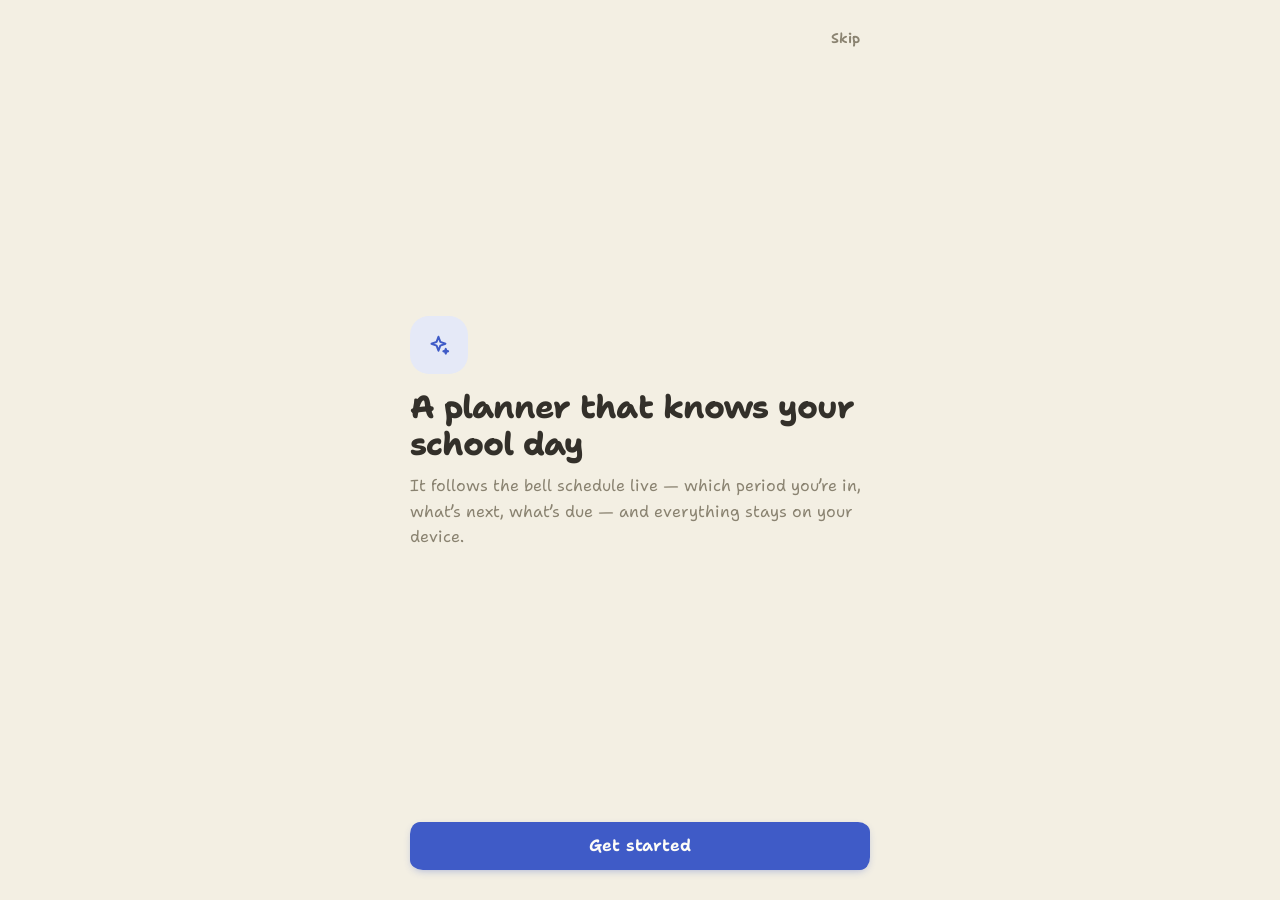
<file: index.html>
<!doctype html>
<html lang="en" data-theme="light">
<head>
<meta charset="utf-8">
<title>Planner</title>
<meta name="viewport" content="width=device-width, initial-scale=1, viewport-fit=cover">
<meta name="description" content="A minimal personal calendar and school planner.">
<meta name="theme-color" content="#f6f7f9" id="themeColor">

<link rel="manifest" href="manifest.webmanifest">
<meta name="apple-mobile-web-app-capable" content="yes">
<meta name="mobile-web-app-capable" content="yes">
<meta name="apple-mobile-web-app-status-bar-style" content="default" id="statusBar">
<meta name="apple-mobile-web-app-title" content="Planner">
<link rel="apple-touch-icon" href="icons/icon-180.png">
<link rel="icon" href="icons/icon-192.png" sizes="192x192">
<link rel="icon" href="icons/favicon.svg" type="image/svg+xml">

<link rel="stylesheet" href="app.css">
<script>
  /* Runs while the head is still parsing: the theme is in place before the
     first paint, and iOS reads the status-bar style for the dark theme before
     it paints its own (light) bar over a dark app. */
  try {
    var t = localStorage.getItem('planner.theme') === 'dark' ? 'dark' : 'light';
    document.documentElement.dataset.theme = t;
    document.getElementById('themeColor').content = t === 'dark' ? '#000000' : '#f6f7f9';
    document.getElementById('statusBar').content = t === 'dark' ? 'black' : 'default';
    /* the style too, before first paint — and its font as early as possible */
    var pr = JSON.parse(localStorage.getItem('planner.prefs.v1') || '{}');
    var nb = pr.style !== 'default';          /* notebook leads now */
    document.documentElement.dataset.style = nb ? 'notebook' : 'default';
    if (nb) {
      var f = document.createElement('link');
      f.id = 'nbFont';
      f.rel = 'stylesheet';
      f.href = 'https://fonts.googleapis.com/css2?family=Shantell+Sans:wght@400;500;700&display=swap';
      document.head.appendChild(f);
    }
  } catch (e) {}
</script>
</head>
<body>

<header class="topbar">
  <button class="title" id="title" type="button">Calendar</button>
  <div class="topbar-actions">
    <button class="icon-btn" id="prevMonth" type="button" aria-label="Previous month">
      <svg viewBox="0 0 24 24" aria-hidden="true"><path d="M15 5l-7 7 7 7"/></svg>
    </button>
    <button class="icon-btn" id="nextMonth" type="button" aria-label="Next month">
      <svg viewBox="0 0 24 24" aria-hidden="true"><path d="M9 5l7 7-7 7"/></svg>
    </button>
    <button class="icon-btn" id="editBtn" type="button" aria-label="Edit this page">
      <svg viewBox="0 0 24 24" aria-hidden="true"><path d="M14.5 5.5l4 4L8 20l-4.6 1L4.4 16.4z"/><path d="M13 7l4 4"/></svg>
    </button>
    <button class="icon-btn" id="syncBtn" type="button" aria-label="Sync">
      <svg viewBox="0 0 24 24" aria-hidden="true"><path d="M17.4 19H7a4.5 4.5 0 01-.85-8.92 6 6 0 0111.5 1.42A4 4 0 0117.4 19z"/></svg>
    </button>
    <button class="icon-btn" id="gearBtn" type="button" aria-label="Settings">
      <svg viewBox="0 0 24 24" aria-hidden="true"><circle cx="12" cy="12" r="3.3"/><path d="M12 2.6l1.35 2.02 2.4-.62.5 2.42 2.42.5-.62 2.4L20.07 11a10 10 0 010 2l-2.02 1.35.62 2.4-2.42.5-.5 2.42-2.4-.62L12 21.4l-1.35-2.02-2.4.62-.5-2.42-2.42-.5.62-2.4L3.93 13a10 10 0 010-2l2.02-1.35-.62-2.4 2.42-.5.5-2.42 2.4.62z"/></svg>
    </button>
  </div>
</header>

<div class="banner-wrap">
  <button class="share-banner" id="shareBanner" type="button" data-act="share-open">
    <span class="sb-line">
      <span class="sb-dot"></span>
      <span class="sb-title">SHARE WITH A FRIEND</span>
    </span>
    <span class="sb-cta">FREE, AD-FREE, ALWAYS
      <svg class="sb-chev" viewBox="0 0 24 24" aria-hidden="true"><path d="M9 5l7 7-7 7"/></svg>
    </span>
  </button>
</div>

<main id="main"></main>

<nav class="tabbar" id="tabbar"></nav>

<div class="lock" id="lock" hidden></div>

<div class="sheet-wrap" id="sheetWrap" hidden>
  <div class="scrim" id="scrim"></div>
  <div class="sheet" id="sheet" role="dialog" aria-modal="true" aria-labelledby="sheetTitle"></div>
</div>

<script src="bell.js"></script>
<script src="app.js"></script>
</body>
</html>
</file>
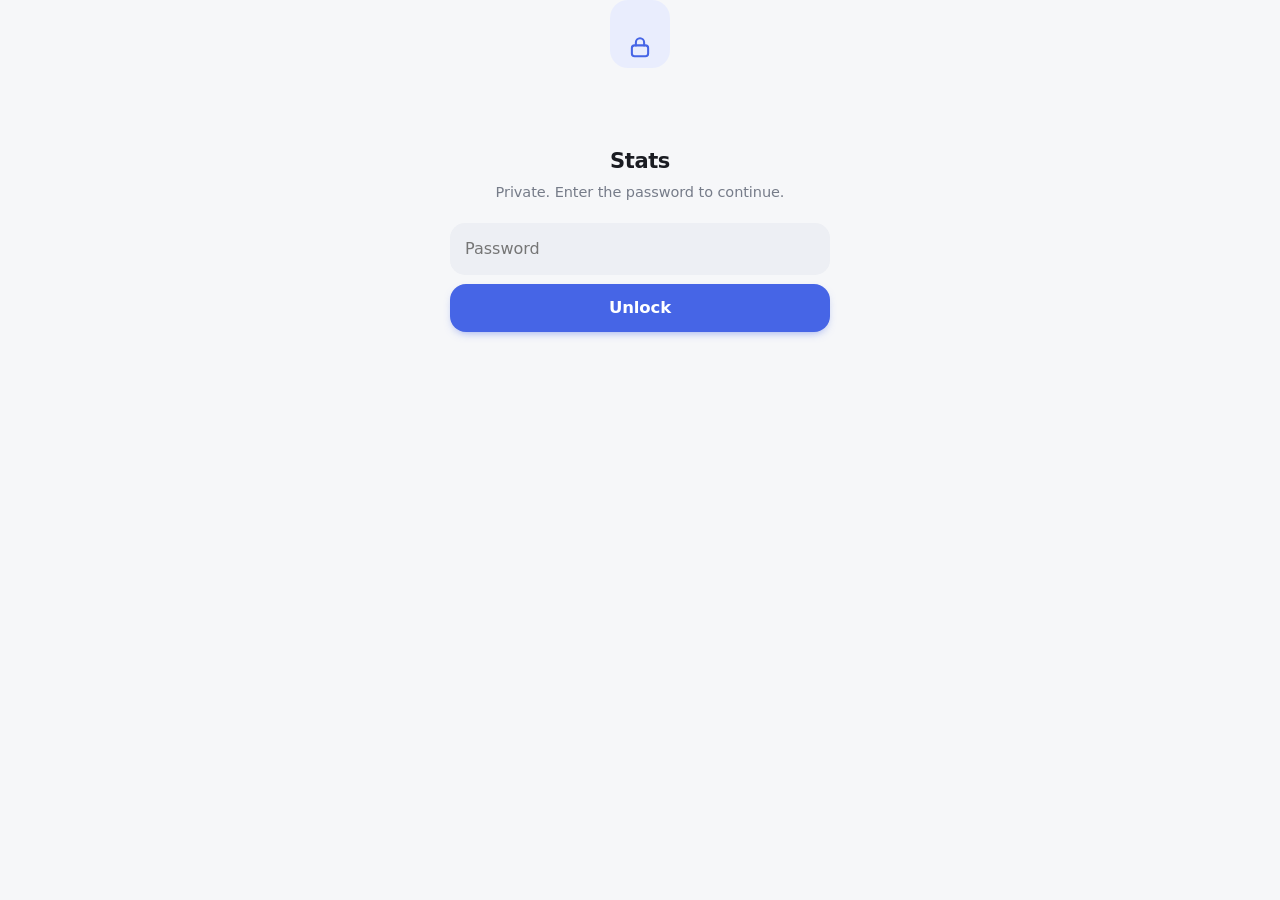
<file: stats.html>
<!doctype html>
<html lang="en" data-theme="light">
<head>
<meta charset="utf-8">
<title>Planner · Stats</title>
<meta name="viewport" content="width=device-width, initial-scale=1, viewport-fit=cover">
<meta name="robots" content="noindex, nofollow, noarchive">
<meta name="referrer" content="no-referrer">
<link rel="icon" href="icons/favicon.svg" type="image/svg+xml">
<link rel="stylesheet" href="app.css">
<script>
  try {
    var t = localStorage.getItem('planner.theme') === 'dark' ? 'dark' : 'light';
    document.documentElement.dataset.theme = t;
  } catch (e) {}
</script>
<style>
  main { max-width: 720px; }
  .s-head { margin: 26px 4px 18px; }
  .s-head h1 { margin: 0; font-size: 26px; font-weight: 750; letter-spacing: -0.025em; }
  .s-head p { margin: 5px 0 0; color: var(--muted); font-size: 14.5px; }

  .s-grid { display: grid; grid-template-columns: 1fr 1fr; gap: 12px; margin-top: 18px; }
  @media (min-width: 560px) { .s-grid { grid-template-columns: repeat(4, 1fr); } }

  .s-tile {
    background: var(--surface);
    border-radius: var(--r-card);
    box-shadow: var(--shadow-card);
    padding: 16px 15px;
  }
  .s-tile .k {
    font-size: 11px; font-weight: 700; letter-spacing: .09em; text-transform: uppercase;
    color: var(--muted);
  }
  .s-tile .n {
    margin-top: 7px; font-size: clamp(26px, 7vw, 34px); font-weight: 750;
    line-height: 1.05; letter-spacing: -0.03em; font-variant-numeric: tabular-nums;
  }
  .s-tile .n.accent { color: var(--accent); }
  .s-tile .sub { margin-top: 3px; font-size: 12.5px; color: var(--muted); }

  /* 30-day bars */
  .chart { display: flex; align-items: flex-end; gap: 3px; height: 130px; padding: 4px 2px 0; }
  .chart .col { flex: 1 1 0; min-width: 0; display: flex; flex-direction: column;
                justify-content: flex-end; gap: 2px; height: 100%; }
  .bar { border-radius: 3px 3px 0 0; background: var(--accent); min-height: 2px;
         transform-origin: bottom; animation: growUp .5s var(--ease) both; }
  .bar.u { background: color-mix(in srgb, var(--accent) 34%, transparent); }
  @keyframes growUp { from { transform: scaleY(0); opacity: 0; } }

  .axis { display: flex; justify-content: space-between; margin-top: 8px;
          font-size: 11.5px; color: var(--muted); }
  .legend { display: flex; gap: 14px; margin-top: 12px; font-size: 12.5px; color: var(--muted); }
  .legend i { display: inline-block; width: 9px; height: 9px; border-radius: 2px;
              background: var(--accent); margin-right: 6px; }
  .legend i.u { background: color-mix(in srgb, var(--accent) 34%, transparent); }

  .gate { max-width: 380px; margin: 16vh auto 0; text-align: center; }
  .gate .lock {
    width: 54px; height: 54px; margin: 0 auto 18px; border-radius: 18px; display: grid;
    place-items: center; background: var(--accent-soft); color: var(--accent);
  }
  .gate .lock svg { width: 26px; height: 26px; }
  .gate h1 { margin: 0 0 6px; font-size: 21px; font-weight: 750; letter-spacing: -0.02em; }
  .gate p { margin: 0 0 20px; color: var(--muted); font-size: 14.5px; }
  .err { color: var(--danger); font-size: 14px; min-height: 20px; margin: 10px 0 0; }
  .foot { margin: 26px 4px 40px; font-size: 12.5px; color: var(--muted); line-height: 1.6; }
  [hidden] { display: none !important; }
</style>
</head>
<body>

<main>
  <!-- password gate -->
  <section id="gate" class="gate">
    <span class="lock">
      <svg viewBox="0 0 24 24" fill="none" stroke="currentColor" stroke-width="1.9"
           stroke-linecap="round" stroke-linejoin="round">
        <rect x="4.5" y="10.5" width="15" height="10" rx="2.5"/>
        <path d="M8.2 10.5V7.8a3.8 3.8 0 017.6 0v2.7"/>
      </svg>
    </span>
    <h1>Stats</h1>
    <p>Private. Enter the password to continue.</p>
    <form id="form" novalidate>
      <div class="field">
        <input id="pw" type="password" placeholder="Password" autocomplete="current-password"
               autocapitalize="off" autocorrect="off" spellcheck="false" enterkeyhint="go">
      </div>
      <button class="btn" type="submit" id="go">Unlock</button>
    </form>
    <p class="err" id="err"></p>
  </section>

  <!-- dashboard -->
  <section id="dash" hidden>
    <div class="s-head">
      <h1>Stats</h1>
      <p id="updated">—</p>
    </div>

    <div class="s-grid">
      <div class="s-tile"><div class="k">Unique people</div>
        <div class="n accent" id="uniq">—</div><div class="sub">all time</div></div>
      <div class="s-tile"><div class="k">Total visits</div>
        <div class="n" id="total">—</div><div class="sub">all time</div></div>
      <div class="s-tile"><div class="k">Today</div>
        <div class="n" id="tvis">—</div><div class="sub" id="tuni">—</div></div>
      <div class="s-tile"><div class="k">Last 30 days</div>
        <div class="n" id="mvis">—</div><div class="sub" id="muni">—</div></div>
    </div>

    <div class="section-head"><h2>Last 30 days</h2></div>
    <div class="card" style="padding:16px 14px 14px">
      <div class="chart" id="chart"></div>
      <div class="axis"><span id="ax0">—</span><span id="ax1">today</span></div>
      <div class="legend">
        <span><i></i>Visits</span><span><i class="u"></i>Unique devices</span>
      </div>
    </div>

    <div class="section-head"><h2>Installed</h2></div>
    <div class="card" style="padding:16px 15px">
      <div class="s-tile" style="box-shadow:none;background:none;padding:0">
        <div class="n" id="inst">—</div>
        <div class="sub">visits in the last 30 days opened from a home screen rather than a browser tab</div>
      </div>
    </div>

    <p class="foot">
      A visit is one launch of the app. Unique people are counted by a random id each
      device generates for itself and stores locally — clearing site data or using a
      second device counts as a new one, and nothing here identifies anybody.
      Days are UTC.
    </p>
    <button class="btn is-ghost" id="out">Lock again</button>
  </section>
</main>

<script>
(() => {
'use strict';

/* Where the counter lives. Same worker as sync. */
const API = 'https://planner-sync.aryan-malik8u8.workers.dev';
const TOK_KEY = 'planner.admin.tok';

const $ = s => document.querySelector(s);
const enc = new TextEncoder();
const nf = new Intl.NumberFormat();

/* The password is turned into a token here and never sent anywhere as typed.
   The server holds only a hash of that token, so it cannot recover the
   password either — and the real check happens there, not in this file. */
async function deriveToken(pw, salt, iter) {
  const base = await crypto.subtle.importKey('raw', enc.encode(pw), 'PBKDF2', false, ['deriveBits']);
  const bits = await crypto.subtle.deriveBits(
    { name: 'PBKDF2', salt: enc.encode(salt), iterations: iter, hash: 'SHA-256' }, base, 256);
  return btoa(String.fromCharCode(...new Uint8Array(bits)));
}

async function load(token) {
  const r = await fetch(API.replace(/\/+$/, '') + '/_a/stats', {
    headers: { 'x-admin': token }, cache: 'no-store'
  });
  if (r.status === 401) throw new Error('wrong');
  if (!r.ok) throw new Error('server ' + r.status);
  return r.json();
}

function paint(d) {
  $('#uniq').textContent = nf.format(d.uniqueVisitors);
  $('#total').textContent = nf.format(d.totalVisits);
  $('#tvis').textContent = nf.format(d.today.visits);
  $('#tuni').textContent = nf.format(d.today.uniques) + ' unique';

  const mv = d.days.reduce((s, x) => s + x.visits, 0);
  const mu = d.days.reduce((s, x) => s + x.uniques, 0);
  const mi = d.days.reduce((s, x) => s + x.installed, 0);
  $('#mvis').textContent = nf.format(mv);
  $('#muni').textContent = nf.format(mu) + ' unique-days';
  $('#inst').textContent = mv ? Math.round(mi / mv * 100) + '%' : '—';

  const peak = Math.max(1, ...d.days.map(x => x.visits));
  $('#chart').innerHTML = d.days.map((x, i) => {
    const v = Math.round(x.visits / peak * 100);
    const u = Math.round(x.uniques / peak * 100);
    return `<span class="col" title="${x.day} · ${x.visits} visits · ${x.uniques} unique">
      <span class="bar" style="height:${Math.max(v - u, 0)}%;animation-delay:${i * 12}ms"></span>
      <span class="bar u" style="height:${u}%;animation-delay:${i * 12}ms"></span>
    </span>`;
  }).join('');

  $('#ax0').textContent = d.days[0].day.slice(5);
  $('#updated').textContent = 'Updated ' + new Date().toLocaleTimeString();
  $('#gate').hidden = true;
  $('#dash').hidden = false;
}

async function unlock(token, remember) {
  const data = await load(token);
  if (remember) { try { sessionStorage.setItem(TOK_KEY, token); } catch {} }
  paint(data);
}

$('#form').addEventListener('submit', async e => {
  e.preventDefault();
  const pw = $('#pw').value;
  if (!pw) return;
  const btn = $('#go');
  btn.disabled = true;
  btn.textContent = 'Checking…';
  $('#err').textContent = '';
  try {
    // salt and iteration count are public parameters; the password is not
    const token = await deriveToken(pw, 'planner.admin.v2', 210000);
    await unlock(token, true);
  } catch (err) {
    $('#err').textContent = err.message === 'wrong'
      ? 'That password is not right.'
      : 'Could not reach the server.';
    $('#pw').select();
  } finally {
    btn.disabled = false;
    btn.textContent = 'Unlock';
  }
});

$('#out').addEventListener('click', () => {
  try { sessionStorage.removeItem(TOK_KEY); } catch {}
  location.reload();
});

/* Straight back in on a refresh, but only for this tab session. */
(async () => {
  let t = null;
  try { t = sessionStorage.getItem(TOK_KEY); } catch {}
  if (!t) return;
  try { await unlock(t, false); } catch { try { sessionStorage.removeItem(TOK_KEY); } catch {} }
})();
})();
</script>
</body>
</html>
</file>
<file: app.css>
/* ---------- Tokens ---------- */
:root {
  color-scheme: light;

  --font: ui-rounded, "SF Pro Rounded", -apple-system, BlinkMacSystemFont,
          "Segoe UI Variable Display", "Segoe UI", Roboto, system-ui, sans-serif;

  --bg: #f6f7f9;
  --surface: #ffffff;
  --surface-2: #edeff4;
  --text: #1a1c22;
  --muted: #767c89;
  --line: rgba(22, 24, 32, .07);
  --accent: #4665e6;
  --on-accent: #ffffff;
  --accent-soft: #e9edfd;
  --danger: #d9564d;
  /* deep enough to read as gold on white and still pass contrast */
  --gold: #9b7215;
  --gold-soft: #fbf1dc;
  --on-gold: #ffffff;

  --shadow-card: 0 1px 2px rgba(18, 20, 28, .04), 0 14px 30px -22px rgba(18, 20, 28, .45);
  --shadow-sheet: 0 -12px 48px rgba(12, 14, 20, .2);
  --shadow-fab: 0 10px 24px -8px rgba(70, 101, 230, .75);
  --shadow-pill: 0 4px 10px -4px rgba(70, 101, 230, .6);

  --r-card: 18px;
  --r-day: 15px;
  --r-field: 15px;
  --r-btn: 16px;
  --r-sheet: 28px;

  --tap: 44px;
  --pad: 18px;
  --safe-top: env(safe-area-inset-top, 0px);
  --safe-bottom: env(safe-area-inset-bottom, 0px);
  --safe-left: env(safe-area-inset-left, 0px);
  --safe-right: env(safe-area-inset-right, 0px);
  --tabbar-h: 58px;

  --ease: cubic-bezier(.22, .78, .32, 1);
  --ease-sheet: cubic-bezier(.32, .72, 0, 1);
}

/* Pure black keeps the iOS status bar seamless on OLED screens. */
[data-theme="dark"] {
  color-scheme: dark;

  --bg: #000000;
  --surface: #131418;
  --surface-2: #1f2127;
  --text: #f1f2f5;
  --muted: #8b909c;
  --line: rgba(255, 255, 255, .08);
  --accent: #7f9dff;
  --on-accent: #0a0d18;   /* dark ink reads on the lighter dark-mode accent */
  --accent-soft: #1a2136;
  --danger: #ff6f68;
  --gold: #f2c86a;
  --gold-soft: #2a2113;
  --on-gold: #241b09;

  --shadow-card: none;
  --shadow-sheet: 0 -12px 48px rgba(0, 0, 0, .7);
  --shadow-fab: 0 10px 24px -10px rgba(127, 157, 255, .5);
  --shadow-pill: none;
}

/* ---------- Base ---------- */
* { box-sizing: border-box; }

html, body {
  margin: 0;
  padding: 0;
  background: var(--bg);
  color: var(--text);
}

body {
  font: 400 16px/1.45 var(--font);
  letter-spacing: -0.005em;
  -webkit-font-smoothing: antialiased;
  -webkit-text-size-adjust: 100%;
  overscroll-behavior-y: none;
  padding-bottom: calc(var(--tabbar-h) + var(--safe-bottom));
  min-height: 100vh;
}

body.is-locked {
  position: fixed;
  left: 0;
  right: 0;
  width: 100%;
  overflow: hidden;
}

button, input, textarea, select {
  font: inherit;
  font-family: var(--font);
  color: inherit;
  font-size: 16px; /* keeps iOS from zooming on focus */
}

button {
  background: none;
  border: 0;
  padding: 0;
  cursor: pointer;
  -webkit-tap-highlight-color: transparent;
}

svg {
  width: 22px;
  height: 22px;
  fill: none;
  stroke: currentColor;
  stroke-width: 1.9;
  stroke-linecap: round;
  stroke-linejoin: round;
}

:focus-visible {
  outline: 2px solid var(--accent);
  outline-offset: 2px;
  border-radius: 8px;
}

.day, .tab, .topbar, .segmented, .btn, .link-btn, .check, .chev, .tag, .cal-week {
  -webkit-user-select: none;
  user-select: none;
}

/* ---------- Top bar ---------- */
.topbar {
  position: sticky;
  top: 0;
  z-index: 20;
  display: flex;
  align-items: center;
  gap: 6px;
  padding: 10px var(--pad);
  padding-top: calc(10px + var(--safe-top));
  padding-left: calc(var(--pad) + var(--safe-left));
  padding-right: calc(var(--pad) + var(--safe-right));
  background: var(--bg);
  background: color-mix(in srgb, var(--bg) 78%, transparent);
  backdrop-filter: saturate(180%) blur(20px);
  -webkit-backdrop-filter: saturate(180%) blur(20px);
  border-bottom: 1px solid transparent;
  transition: border-color .25s ease;
}

.topbar.is-scrolled { border-bottom-color: var(--line); }

.title {
  flex: 1;
  min-width: 0;
  text-align: left;
  font-size: clamp(19px, 5.6vw, 23px);
  font-weight: 700;
  letter-spacing: -0.02em;
  white-space: nowrap;
  overflow: hidden;
  text-overflow: ellipsis;
  transition: transform .18s var(--ease);
}

.title:active { transform: scale(.97); }

.topbar-actions { display: flex; align-items: center; gap: 0; }

.icon-btn {
  width: var(--tap);
  height: var(--tap);
  display: grid;
  place-items: center;
  color: var(--muted);
  border-radius: 50%;
  transition: background-color .18s ease, transform .18s var(--ease), color .18s ease;
}

.icon-btn:active {
  background: var(--surface-2);
  transform: scale(.9);
}

.icon-btn[hidden] { display: none; }

#syncBtn.is-on { color: var(--accent); }
#syncBtn.is-bad { color: var(--danger); }
#syncBtn.is-busy { color: var(--accent); animation: breathe 1.4s ease-in-out infinite; }

@keyframes breathe { 50% { opacity: .35; } }

#themeBtn .i-sun { display: none; }
[data-theme="dark"] #themeBtn .i-sun { display: block; }
[data-theme="dark"] #themeBtn .i-moon { display: none; }

/* ---------- Layout ---------- */
main {
  /* bottom padding keeps the last row clear of the tab bar, and of the focus
     strip that floats above it during a session */
  padding: 2px calc(var(--pad) + var(--safe-left)) 96px calc(var(--pad) + var(--safe-right));
  max-width: 620px;
  margin: 0 auto;
}

.section-head {
  display: flex;
  align-items: center;
  justify-content: space-between;
  gap: 12px;
  margin: 26px 4px 10px;
}

.section-head:first-child { margin-top: 16px; }

.section-head h2 {
  margin: 0;
  font-size: 13px;
  font-weight: 650;
  letter-spacing: 0.03em;
  text-transform: uppercase;
  color: var(--muted);
}

.empty {
  color: var(--muted);
  font-size: 15px;
  line-height: 1.5;
  padding: 16px 4px;
  margin: 0;
}

/* ---------- Calendar ---------- */
.cal { margin-top: 10px; }

.cal-week, .cal-grid {
  display: grid;
  grid-template-columns: repeat(7, 1fr);
}

.cal-week { margin-bottom: 6px; }

.cal-week span {
  text-align: center;
  font-size: 11px;
  font-weight: 650;
  letter-spacing: 0.08em;
  color: var(--muted);
  opacity: .85;
}

.cal-grid {
  gap: 2px;
  touch-action: pan-y;
}

.day {
  position: relative;
  display: flex;
  flex-direction: column;
  align-items: center;
  gap: 5px;
  min-height: clamp(46px, 12.8vw, 62px);
  padding-top: 6px;
  border-radius: var(--r-day);
  font-variant-numeric: tabular-nums;
  color: var(--text);
}

.day.is-out { color: var(--muted); opacity: .4; }
.day.is-today .dnum { color: var(--accent); font-weight: 750; }

.dnum {
  display: grid;
  place-items: center;
  width: 32px;
  height: 32px;
  border-radius: 50%;
  font-size: 15.5px;
  font-weight: 500;
  line-height: 1;
  transition: background-color .22s var(--ease), color .22s var(--ease),
              transform .22s var(--ease), box-shadow .22s var(--ease);
}

.day:active .dnum { transform: scale(.88); }

.day.is-selected .dnum {
  background: var(--text);
  color: var(--bg);
  font-weight: 650;
}

.day.is-selected.is-today .dnum {
  background: var(--accent);
  color: var(--on-accent);
  box-shadow: var(--shadow-pill);
}

.dots {
  display: flex;
  gap: 3px;
  height: 5px;
  align-items: center;
}

.dots i {
  width: 5px;
  height: 5px;
  border-radius: 50%;
  background: var(--muted);
  box-shadow: inset 0 0 0 .5px rgba(0, 0, 0, .18);
}

/* class colours are picked for a light background; lift them on black */
[data-theme="dark"] .dots i,
[data-theme="dark"] .swatch { filter: saturate(1.1) brightness(1.35); }

/* ---------- Cards & rows ---------- */
.card {
  background: var(--surface);
  border-radius: var(--r-card);
  box-shadow: var(--shadow-card);
  overflow: hidden;
}

.card.top { margin-top: 16px; }
.card.gap { margin-top: 12px; }
.card.gap-lg { margin-top: 30px; }
.back { margin: 10px 4px 0; }

.row {
  position: relative;
  display: flex;
  align-items: center;
  gap: 13px;
  width: 100%;
  padding: 13px 16px;
  text-align: left;
  min-height: 58px;
  transition: background-color .18s ease;
}

/* .row.block (the schedule's plain period list) is the only row with no
   action of its own — everything else responds to a tap somewhere */
.row:not(.block) { cursor: pointer; }

/* hairline separators, inset like a native list */
.row + .row::before {
  content: "";
  position: absolute;
  top: 0;
  left: 16px;
  right: 0;
  height: 1px;
  background: var(--line);
}

.row:active { background: var(--surface-2); }

.row-main {
  flex: 1;
  min-width: 0;
  text-align: left;
}

.row-title {
  display: block;
  font-size: 16px;
  font-weight: 500;
  letter-spacing: -0.012em;
  overflow: hidden;
  text-overflow: ellipsis;
  white-space: nowrap;
  transition: color .2s ease;
}

.row-title.accent { color: var(--accent); font-weight: 550; }

.row-sub {
  display: block;
  margin-top: 3px;
  font-size: 13.5px;
  color: var(--muted);
  overflow: hidden;
  text-overflow: ellipsis;
  white-space: nowrap;
}

.row-sub.is-late { color: var(--danger); }

.chev { color: var(--muted); opacity: .45; flex: none; }
.chev svg { width: 18px; height: 18px; stroke-width: 2.1; }

.swatch {
  flex: none;
  width: 10px;
  height: 10px;
  border-radius: 50%;
  background: var(--muted);
  /* a near-white class colour would otherwise vanish into a white card */
  box-shadow: inset 0 0 0 1px rgba(0, 0, 0, .12);
}

.check {
  flex: none;
  width: 27px;
  height: 27px;
  border-radius: 50%;
  border: 2px solid var(--line);
  display: grid;
  place-items: center;
  color: transparent;
  background: transparent;
  transition: background-color .2s var(--ease), border-color .2s var(--ease);
}

[data-theme="dark"] .check { border-color: #3a3d46; }

.check svg {
  width: 15px;
  height: 15px;
  stroke-width: 2.8;
  transform: scale(.4);
  opacity: 0;
  transition: transform .22s var(--ease), opacity .16s ease;
}

.row.is-done .check {
  background: var(--accent);
  border-color: var(--accent);
  color: var(--on-accent);
}

.row.is-done .check svg { transform: scale(1); opacity: 1; }
.row.is-done .row-title { color: var(--muted); text-decoration: line-through; }

.check.pop { animation: pop .34s var(--ease); }
@keyframes pop { 40% { transform: scale(1.18); } }

.tag {
  flex: none;
  font-size: 10.5px;
  font-weight: 700;
  letter-spacing: 0.04em;
  text-transform: uppercase;
  color: var(--muted);
  background: var(--surface-2);
  padding: 4px 8px;
  border-radius: 999px;
}

.plus {
  flex: none;
  width: 18px;
  height: 18px;
  color: var(--accent);
  stroke-width: 2.3;
}

.note-body {
  display: block;
  font-size: 15px;
  line-height: 1.5;
  color: var(--text);
  white-space: pre-wrap;
  overflow-wrap: anywhere;
}

.link-btn {
  color: var(--accent);
  font-size: 14.5px;
  font-weight: 600;
  padding: 6px 8px;
  margin: -6px -8px;
  border-radius: 10px;
  transition: background-color .18s ease, transform .18s var(--ease);
}

.link-btn:active { background: var(--accent-soft); transform: scale(.95); }

/* ---------- Tasks ---------- */
.section-head .count {
  font-size: 12.5px;
  font-weight: 650;
  color: var(--muted);
  opacity: .65;
  font-variant-numeric: tabular-nums;
}

.row.task { gap: 11px; }

/* whole row is interactive, so it lights up as one on a mouse */
@media (hover: hover) {
  .row.task:hover { background: var(--surface-2); }
}

.due {
  flex: none;
  font-size: 12.5px;
  font-weight: 600;
  white-space: nowrap;
  color: var(--muted);
  background: var(--surface-2);
  padding: 4px 9px;
  border-radius: 999px;
  font-variant-numeric: tabular-nums;
}

.due.is-late {
  color: var(--danger);
  background: color-mix(in srgb, var(--danger) 13%, transparent);
}

.row.is-done .due { opacity: .5; }

/* finished work stays readable but stops competing with what is still open */
.card.is-finished { opacity: .62; }

/* the half-filled state of a project's status circle */
.check { position: relative; }

.check.is-project::before {
  content: "";
  position: absolute;
  inset: 5px;
  border-radius: 50%;
  background: var(--accent);
  transform: scale(0);
  transition: transform .22s var(--ease);
}

.check.is-project.is-mid::before { transform: scale(1); }

/* groups fade up in sequence when the list is built */
.task-in { animation: softIn .26s var(--ease) both; animation-delay: calc(var(--i) * 45ms); }

/* ---------- Tab bar ---------- */
.tabbar {
  position: fixed;
  left: 0;
  right: 0;
  bottom: 0;
  z-index: 20;
  display: flex;
  padding-bottom: var(--safe-bottom);
  background: var(--bg);
  background: color-mix(in srgb, var(--bg) 82%, transparent);
  backdrop-filter: saturate(180%) blur(20px);
  -webkit-backdrop-filter: saturate(180%) blur(20px);
  border-top: 1px solid var(--line);
}

.tab {
  flex: 1;
  height: var(--tabbar-h);
  display: flex;
  flex-direction: column;
  align-items: center;
  justify-content: center;
  gap: 4px;
  color: var(--muted);
  font-size: 10.5px;
  font-weight: 550;
  letter-spacing: 0.01em;
  transition: color .2s ease;
}

.tab svg {
  width: 22px;
  height: 22px;
  transition: transform .22s var(--ease);
}

.tab:active svg { transform: scale(.88); }
.tab.is-active { color: var(--accent); }
.tab.is-active svg { transform: translateY(-1px); }

/* ---------- Sheet ---------- */
.sheet-wrap { position: fixed; inset: 0; z-index: 40; }
.sheet-wrap[hidden] { display: none; }

.scrim {
  position: absolute;
  inset: 0;
  background: rgba(8, 9, 13, .4);
  touch-action: none;
  animation: fade .28s ease;
}

.sheet {
  position: absolute;
  left: 0;
  right: 0;
  bottom: 0;
  max-height: 92vh;
  overflow-y: auto;
  overscroll-behavior: contain;
  -webkit-overflow-scrolling: touch;
  background: var(--surface);
  border-radius: var(--r-sheet) var(--r-sheet) 0 0;
  box-shadow: var(--shadow-sheet);
  padding: 8px calc(var(--pad) + var(--safe-left)) calc(16px + var(--safe-bottom)) calc(var(--pad) + var(--safe-right));
  scroll-behavior: smooth;
  scroll-padding-bottom: 68px;
  animation: rise .42s var(--ease-sheet);
}

@media (min-width: 620px) {
  .sheet {
    left: 50%;
    right: auto;
    bottom: 24px;
    width: 520px;
    transform: translateX(-50%);
    border-radius: var(--r-sheet);
    animation: fade .2s ease;
  }
}

.grabber {
  width: 38px;
  height: 5px;
  border-radius: 999px;
  background: var(--line);
  margin: 4px auto 9px;
}

.sheet-head {
  display: flex;
  align-items: center;
  justify-content: space-between;
  gap: 12px;
  margin-bottom: 10px;
}

.sheet-head h2 {
  margin: 0;
  font-size: 19px;
  font-weight: 700;
  letter-spacing: -0.02em;
}

/* ---------- Forms ---------- */
.field { margin-bottom: 9px; }

.field label {
  display: block;
  font-size: 12px;
  font-weight: 650;
  letter-spacing: 0.03em;
  text-transform: uppercase;
  color: var(--muted);
  margin: 0 4px 5px;
}

.field label .opt { text-transform: none; letter-spacing: 0; font-weight: 500; }

.field input,
.field textarea,
.field select {
  width: 100%;
  background: var(--surface-2);
  border: 1.5px solid transparent;
  border-radius: var(--r-field);
  padding: 13px 14px;
  -webkit-appearance: none;
  appearance: none;
  min-height: var(--tap);
  transition: border-color .18s ease, background-color .18s ease;
}

.field select {
  background-image: url("data:image/svg+xml,%3Csvg xmlns='http://www.w3.org/2000/svg' viewBox='0 0 24 24' fill='none' stroke='%23767c89' stroke-width='2.2' stroke-linecap='round' stroke-linejoin='round'%3E%3Cpath d='M7 10l5 5 5-5'/%3E%3C/svg%3E");
  background-repeat: no-repeat;
  background-position: right 12px center;
  background-size: 18px;
  padding-right: 38px;
}

.field textarea { resize: none; line-height: 1.5; }

.field input:focus, .field textarea:focus, .field select:focus {
  outline: none;
  border-color: var(--accent);
}

.field .is-bad { border-color: var(--danger); }

.colors {
  display: flex;
  flex-wrap: wrap;
  gap: 12px;
  padding: 4px;
}

.color {
  width: 32px;
  height: 32px;
  border-radius: 50%;
  /* a near-white swatch needs its own edge to read against the sheet */
  box-shadow: inset 0 0 0 1px rgba(0, 0, 0, .1);
  transition: transform .2s var(--ease), box-shadow .2s var(--ease);
}

.color:active { transform: scale(.88); }
.color.is-on {
  box-shadow: inset 0 0 0 1px rgba(0, 0, 0, .1), 0 0 0 3px var(--surface), 0 0 0 5.5px var(--text);
}

.segmented {
  display: grid;
  grid-auto-flow: column;
  gap: 3px;
  background: var(--surface-2);
  border-radius: 999px;
  padding: 3px;
  margin-bottom: 12px;
}

.segmented button {
  padding: 10px 4px;
  border-radius: 999px;
  font-size: 14px;
  font-weight: 600;
  color: var(--muted);
  transition: color .2s ease, background-color .2s ease, transform .2s var(--ease);
}

.segmented button:active { transform: scale(.96); }

.segmented button.is-active {
  background: var(--surface);
  color: var(--text);
  box-shadow: 0 2px 6px rgba(0, 0, 0, .1);
}

[data-theme="dark"] .segmented button.is-active {
  background: #33363f;
  box-shadow: none;
}

.btn {
  display: block;
  width: 100%;
  min-height: 48px;
  border-radius: var(--r-btn);
  background: var(--accent);
  color: var(--on-accent);
  font-weight: 650;
  font-size: 16.5px;
  letter-spacing: -0.01em;
  margin-top: 6px;
  box-shadow: var(--shadow-pill);
  transition: transform .18s var(--ease), opacity .18s ease;
}

.btn:active { transform: scale(.98); opacity: .9; }

/* ---------- Sync ---------- */
.sync-code {
  margin: 4px 0 10px;
  padding: 16px 12px;
  border-radius: var(--r-field);
  background: var(--accent-soft);
  color: var(--accent);
  font-size: clamp(20px, 6.4vw, 26px);
  font-weight: 700;
  letter-spacing: 0.06em;
  text-align: center;
  font-variant-numeric: tabular-nums;
  cursor: pointer;
  transition: transform .18s var(--ease);
}

.sync-code:active { transform: scale(.98); }
.sync-code[data-copied]::after { content: " ✓ copied"; font-size: 13px; letter-spacing: 0; }

.sync-status {
  margin: 0 4px 14px;
  font-size: 14px;
  color: var(--muted);
  text-align: center;
}

.sync-status.is-bad { color: var(--danger); }

.hint {
  color: var(--muted);
  font-size: 14px;
  line-height: 1.5;
  margin: 2px 4px 14px;
}

/* When the form is taller than the sheet (small screens, or the iOS keyboard
   eating half the height), the primary action stays put instead of being
   scrolled out of reach. The surface-coloured shadow hides fields passing
   underneath it. */
.sheet form > .btn:last-child:not(.is-ghost) {
  position: sticky;
  bottom: 0;
  z-index: 2;
  box-shadow: 0 -16px 16px -4px var(--surface), 0 -28px 12px -12px var(--surface), var(--shadow-pill);
}

.btn.is-soft {
  background: var(--accent-soft);
  color: var(--accent);
  box-shadow: none;
}

.btn.is-ghost {
  background: none;
  color: var(--danger);
  font-weight: 600;
  min-height: 46px;
  box-shadow: none;
  margin-top: 2px;
}

/* ---------- What's next (paged announcement) ---------- */
.news-icon {
  display: grid;
  place-items: center;
  width: 50px;
  height: 50px;
  margin: 4px 0 15px;
  border-radius: 17px;
  background: var(--accent-soft);
  color: var(--accent);
}

.news-icon svg { width: 25px; height: 25px; }

.news-eyebrow {
  margin: 0 0 7px;
  font-size: 11.5px;
  font-weight: 700;
  letter-spacing: 0.14em;
  text-transform: uppercase;
  color: var(--muted);
}

.news-title {
  margin: 0;
  font-size: clamp(22px, 6.2vw, 27px);
  font-weight: 750;
  letter-spacing: -0.025em;
  line-height: 1.18;
}

.news-body {
  margin: 10px 0 0;
  font-size: 15.5px;
  line-height: 1.6;
  color: var(--muted);
}

.news-list {
  list-style: none;
  margin: 17px 0 0;
  padding: 0;
  display: grid;
  gap: 12px;
}

.news-list li {
  display: flex;
  align-items: flex-start;
  gap: 11px;
  font-size: 14.5px;
  line-height: 1.5;
}

.news-list svg {
  flex: none;
  width: 18px;
  height: 18px;
  margin-top: 2px;
  color: var(--accent);
  stroke-width: 2.6;
}

/* the promise screen */
.news.is-gold .news-icon { background: var(--gold-soft); color: var(--gold); }
.news.is-gold .news-eyebrow,
.news.is-gold .news-title { color: var(--gold); }

.news.is-gold .news-next {
  background: var(--gold);
  color: var(--on-gold);
  box-shadow: none;
}

.news-note {
  margin: 18px 0 0;
  padding: 14px 16px;
  border-radius: var(--r-card);
  background: var(--gold-soft);
  color: var(--gold);
  font-size: 14.5px;
  font-weight: 600;
  line-height: 1.55;
}

.news-foot {
  display: flex;
  align-items: center;
  gap: 10px;
  margin-top: 26px;
}

.news-dots {
  display: flex;
  flex: 1;
  margin-left: -5px;
}

.news-dot {
  display: grid;
  place-items: center;
  width: 20px;
  height: 20px;
}

.news-dot::before {
  content: "";
  width: 7px;
  height: 7px;
  border-radius: 50%;
  background: var(--surface-2);
  transition: background-color .25s var(--ease), transform .25s var(--ease);
}

[data-theme="dark"] .news-dot::before { background: #363943; }
.news-dot.is-on::before { background: var(--accent); transform: scale(1.3); }
.news.is-gold .news-dot.is-on::before { background: var(--gold); }

.news-next {
  width: auto;
  min-width: 116px;
  margin-top: 0;
}

/* ---------- Motion ---------- */
@keyframes rise { from { transform: translateY(100%); } }
@keyframes fade { from { opacity: 0; } }
@keyframes viewIn { from { opacity: 0; transform: translateY(10px); } }
@keyframes softIn { from { opacity: 0; transform: translateY(6px); } }
@keyframes fromRight { from { opacity: 0; transform: translateX(22px); } }
@keyframes fromLeft { from { opacity: 0; transform: translateX(-22px); } }

.anim-view { animation: viewIn .3s var(--ease) both; }
.anim-soft { animation: softIn .22s var(--ease) both; }
.anim-right { animation: fromRight .28s var(--ease) both; }
.anim-left { animation: fromLeft .28s var(--ease) both; }

@media (prefers-reduced-motion: reduce) {
  *, *::before, *::after {
    animation: none !important;
    transition-duration: .01ms !important;
    scroll-behavior: auto !important;
  }
}

/* ---------- Schedule ---------- */
.hero {
  margin-top: 16px;
  padding: 22px 20px 24px;
  border-radius: var(--r-card);
  background: var(--surface);
  box-shadow: var(--shadow-card);
  text-align: center;
}

.hero.is-live {
  background: var(--accent-soft);
  box-shadow: none;
}

.hero-label {
  font-size: 12px;
  font-weight: 650;
  letter-spacing: 0.06em;
  text-transform: uppercase;
  color: var(--muted);
}

.hero.is-live .hero-label { color: var(--accent); }

.hero-title {
  margin-top: 6px;
  font-size: clamp(20px, 6vw, 25px);
  font-weight: 700;
  letter-spacing: -0.02em;
  overflow: hidden;
  text-overflow: ellipsis;
  white-space: nowrap;
}

.hero-time {
  margin-top: 4px;
  font-size: clamp(46px, 15vw, 62px);
  font-weight: 750;
  line-height: 1.05;
  letter-spacing: -0.03em;
  font-variant-numeric: tabular-nums;
  color: var(--accent);
}

.hero-sub {
  margin-top: 2px;
  font-size: 14px;
  color: var(--muted);
}

.hero-bar {
  display: block;
  height: 6px;
  margin-top: 16px;
  border-radius: 999px;
  background: color-mix(in srgb, var(--accent) 18%, transparent);
  overflow: hidden;
}

.hero-bar > span {
  display: block;
  height: 100%;
  border-radius: 999px;
  background: var(--accent);
  transition: width 1s linear;
}

.block-time {
  flex: none;
  display: flex;
  flex-direction: column;
  width: 72px;
  white-space: nowrap;
  font-size: 12.5px;
  line-height: 1.35;
  color: var(--muted);
  font-variant-numeric: tabular-nums;
}

.block-time b { font-weight: 650; color: var(--text); }
.block.is-past .block-time b { color: var(--muted); }

.block.is-now { background: var(--accent-soft); }
.block.is-now .block-time,
.block.is-now .row-title { color: var(--accent); }
.block.is-past { opacity: .45; }
.row-title.is-muted { color: var(--muted); font-weight: 400; }

.tick-on { color: var(--accent); display: grid; place-items: center; }
.tick-on svg { width: 19px; height: 19px; stroke-width: 2.6; }

/* ---------- Panels: a soft box per section ---------- */
.panel {
  margin-top: 18px;
  background: var(--surface);
  border-radius: var(--r-card);
  box-shadow: var(--shadow-card);
  overflow: hidden;
}

.panel-head {
  display: flex;
  align-items: center;
  justify-content: space-between;
  gap: 12px;
  padding: 14px 16px 8px;
}

.panel-head h2 {
  margin: 0;
  font-size: 12.5px;
  font-weight: 650;
  letter-spacing: 0.05em;
  text-transform: uppercase;
  color: var(--muted);
}

.panel .row:first-of-type::before { display: none; }
.panel .empty { padding: 4px 16px 16px; font-size: 14.5px; }

/* ---------- Home ---------- */
.hero-link {
  display: block;
  width: 100%;
  text-align: inherit;
  transition: transform .2s var(--ease);
}

.hero-link:active { transform: scale(.99); }
.hero-link .hero { margin-top: 14px; }

.hero-meta {
  margin-top: 6px;
  font-size: 14px;
  font-weight: 600;
  color: var(--accent);
}

.quick { margin-top: 16px; }
.quick .btn { margin-top: 0; }

.chips {
  display: flex;
  gap: 8px;
  margin-top: 10px;
}

.chip {
  flex: 1;
  min-height: 42px;
  border-radius: 999px;
  background: var(--surface);
  box-shadow: var(--shadow-card);
  color: var(--text);
  font-size: 14.5px;
  font-weight: 550;
  transition: transform .18s var(--ease), background-color .18s ease;
}

.chip:active { transform: scale(.96); background: var(--surface-2); }

/* ---------- Raised Home button in the tab bar ---------- */
.tabbar { overflow: visible; }

.tab-home {
  gap: 2px;
  justify-content: flex-start;
  padding-top: 6px;
}

.home-orb {
  display: grid;
  place-items: center;
  width: 54px;
  height: 54px;
  margin-top: -26px;
  border-radius: 50%;
  background: var(--accent);
  color: var(--on-accent);
  box-shadow: var(--shadow-fab);
  transition: transform .2s var(--ease);
}

.home-orb svg { width: 25px; height: 25px; stroke-width: 2; }
.tab-home:active .home-orb { transform: scale(.92); }
.tab-home.is-active .home-orb { transform: translateY(-2px); }

/* two fields side by side (room + teacher) */
.field-row {
  display: grid;
  grid-template-columns: 1fr 1fr;
  gap: 10px;
}

.sync-or {
  text-align: center;
  margin: 8px 4px 18px;
  font-size: 13px;
}

/* ---------- Focus ---------- */
/* the strip that tells a computer a session is running */
.focus-bar {
  position: fixed;
  left: 50%;
  transform: translateX(-50%);
  /* clears the Home orb, which rises 26px above the bar */
  bottom: calc(var(--tabbar-h) + var(--safe-bottom) + 42px);
  z-index: 25;
  display: flex;
  align-items: center;
  gap: 10px;
  max-width: 92vw;
  padding: 11px 18px;
  border-radius: 999px;
  background: #1c2333;
  color: #fff;
  font-size: 14.5px;
  font-weight: 600;
  box-shadow: 0 12px 30px -10px rgba(10, 14, 25, .6);
}

.focus-bar.is-break { background: #1d4ed8; }
.focus-bar .dot {
  width: 9px; height: 9px; border-radius: 50%;
  background: #ff6b6b;
  animation: breathe 1.8s ease-in-out infinite;
}
.focus-bar.is-break .dot { background: #93c5fd; }
.focus-bar-note { font-weight: 450; opacity: .75; }
@media (max-width: 380px) { .focus-bar-note { display: none; } }

/* ---------- The phone's full-screen states ---------- */
.lock {
  position: fixed;
  inset: 0;
  z-index: 60;
  display: flex;
  flex-direction: column;
  align-items: center;
  justify-content: center;
  gap: 0;
  padding: calc(34px + var(--safe-top)) 30px calc(34px + var(--safe-bottom));
  text-align: center;
  color: #fff;
  overflow: hidden;
  transition: background-color .6s ease;
}

.lock[hidden] { display: none; }
.lock.is-focus { background: #a8231d; }
.lock.is-alarm { background: #8f1a15; }
.lock.is-break { background: #1e478f; }

.lock-label {
  font-size: 12px;
  font-weight: 500;
  letter-spacing: .22em;
  text-transform: uppercase;
  opacity: .5;
  margin-bottom: 26px;
}

.lock-big {
  font-size: clamp(34px, 10.5vw, 54px);
  font-weight: 600;
  letter-spacing: .01em;
  line-height: 1.1;
}

.lock-time {
  margin-top: 30px;
  font-size: clamp(58px, 19vw, 92px);
  font-weight: 250;
  line-height: 1;
  letter-spacing: -0.02em;
  font-variant-numeric: tabular-nums;
  opacity: .96;
}

.lock-note {
  margin-top: 22px;
  font-size: 15.5px;
  font-weight: 400;
  opacity: .72;
  max-width: 20em;
  line-height: 1.6;
}

/* the single rotating reminder */
.lock-line {
  margin: 34px 0 0;
  max-width: 17em;
  font-size: 17px;
  font-weight: 400;
  line-height: 1.6;
  opacity: 0;
  letter-spacing: .01em;
}

.lock-line.is-in { animation: lineIn 1.2s ease forwards; }
@keyframes lineIn { from { opacity: 0; transform: translateY(6px); } to { opacity: .78; transform: none; } }

/* hold-to-confirm, with the fill showing progress */
.hold, .lock-out {
  position: relative;
  overflow: hidden;
  margin-top: 10px;
  border-radius: 999px;
  color: #fff;
  font-weight: 750;
  letter-spacing: .02em;
  -webkit-user-select: none;
  user-select: none;
  touch-action: none;
}

.hold {
  width: min(320px, 84vw);
  min-height: 62px;
  margin-top: 34px;
  font-size: 16px;
  font-weight: 600;
  letter-spacing: .06em;
  background: rgba(255, 255, 255, .14);
  box-shadow: inset 0 0 0 1.5px rgba(255, 255, 255, .38);
}

.lock-out {
  position: absolute;
  bottom: calc(26px + var(--safe-bottom));
  min-height: 38px;
  padding: 0 16px;
  font-size: 12.5px;
  font-weight: 500;
  letter-spacing: .04em;
  opacity: .32;
  background: rgba(0, 0, 0, .16);
}

.hold-fill {
  position: absolute;
  inset: 0;
  width: 0;
  background: rgba(255, 255, 255, .34);
}

.is-holding .hold-fill { width: 100%; transition: width var(--hold, 3000ms) linear; }
.hold-text { position: relative; }

@media (prefers-reduced-motion: reduce) {
  .is-holding .hold-fill { transition: width var(--hold, 3000ms) linear !important; }
  .lock-line.is-in { animation: none; opacity: .78; }
}


/* ---------- Focus, in session (computer) ---------- */
.calm {
  margin-top: 12vh;
  text-align: center;
  padding: 0 8px;
}

.calm-label {
  margin: 0;
  font-size: 12px;
  font-weight: 500;
  letter-spacing: .22em;
  text-transform: uppercase;
  color: var(--muted);
}

.calm-time {
  margin: 26px 0 0;
  font-size: clamp(64px, 16vw, 120px);
  font-weight: 200;
  line-height: 1;
  letter-spacing: -0.03em;
  font-variant-numeric: tabular-nums;
  color: var(--text);
}

.calm-note {
  margin: 24px auto 0;
  max-width: 22em;
  font-size: 15.5px;
  line-height: 1.6;
  color: var(--muted);
}

.calm-bar {
  display: block;
  width: min(320px, 70%);
  height: 3px;
  margin: 40px auto 0;
  border-radius: 999px;
  background: var(--surface-2);
  overflow: hidden;
}

.calm-bar > span {
  display: block;
  height: 100%;
  border-radius: 999px;
  background: var(--accent);
  transition: width 1s linear;
}

.calm.is-break .calm-bar > span { background: #2f6fed; }

/* ---------- Focus setup: − value + ---------- */
.focus-setup { margin-top: 8vh; }

.step { margin: 0 auto 26px; max-width: 340px; }

.step-label {
  display: block;
  text-align: center;
  font-size: 12px;
  font-weight: 500;
  letter-spacing: .18em;
  text-transform: uppercase;
  color: var(--muted);
  margin-bottom: 10px;
}

.step-row {
  display: flex;
  align-items: center;
  justify-content: space-between;
  gap: 8px;
}

.step-btn {
  flex: none;
  width: 46px;
  height: 46px;
  border-radius: 50%;
  font-size: 24px;
  font-weight: 300;
  line-height: 1;
  color: var(--text);
  background: var(--surface);
  box-shadow: var(--shadow-card);
  transition: transform .18s var(--ease), background-color .18s ease;
}

.step-btn:active { transform: scale(.9); background: var(--surface-2); }

.step-value {
  flex: 1;
  display: flex;
  align-items: baseline;
  justify-content: center;
  gap: 6px;
  min-width: 0;
}

.step-input {
  width: 2.6ch;
  padding: 0;
  border: 0;
  background: none;
  text-align: right;
  font-size: 40px;
  font-weight: 300;
  letter-spacing: -0.02em;
  color: var(--text);
  font-variant-numeric: tabular-nums;
  -webkit-appearance: none;
  appearance: none;
}

.step-input:focus { outline: none; color: var(--accent); }

.step-unit {
  font-size: 15px;
  font-weight: 500;
  color: var(--muted);
}

.focus-summary {
  margin: 30px 6px 22px;
  text-align: center;
  font-size: 15px;
  color: var(--muted);
  line-height: 1.6;
}

.focus-setup .btn { max-width: 340px; margin-left: auto; margin-right: auto; }

/* stop control on the computer's session screen */
.stop-btn {
  position: relative;
  overflow: hidden;
  display: block;
  width: min(260px, 70%);
  min-height: 50px;
  margin: 46px auto 0;
  border-radius: 999px;
  font-size: 13.5px;
  font-weight: 650;
  letter-spacing: .1em;
  color: var(--muted);
  background: var(--surface);
  box-shadow: inset 0 0 0 1px var(--line);
  -webkit-user-select: none;
  user-select: none;
  touch-action: none;
  transition: color .2s ease;
}

.stop-btn:hover { color: var(--text); }
.stop-btn .hold-fill { background: color-mix(in srgb, var(--danger) 26%, transparent); }
.stop-btn.is-holding { color: var(--danger); }

.stop-hint {
  margin: 10px 0 0;
  text-align: center;
  font-size: 12.5px;
  color: var(--muted);
  opacity: .7;
}

/* the phone's sync nudge, deliberately quiet */
.lock-sync {
  margin-top: 30px;
  min-height: 36px;
  padding: 0 18px;
  border-radius: 999px;
  font-size: 12.5px;
  font-weight: 600;
  letter-spacing: .08em;
  text-transform: uppercase;
  color: #fff;
  opacity: .5;
  background: rgba(255, 255, 255, .14);
  transition: opacity .2s ease;
}

.lock-sync:active { opacity: .8; }
.lock-sync.is-busy { animation: breathe 1.4s ease-in-out infinite; }
.lock.is-alarm .lock-sync { margin-top: 22px; }

/* ---------- v2: tray emoji icons ---------- */
.tab-emoji {
  font-size: 20px;
  line-height: 22px;
  width: 22px;
  height: 22px;
  display: grid;
  place-items: center;
}

.home-orb .tab-emoji { font-size: 22px; }
#editBtn.is-on { color: var(--accent); background: var(--accent-soft); }

/* ---------- v2: edit mode ---------- */
.blk {
  position: relative;
  margin-top: 14px;
  border-radius: var(--r-card);
  box-shadow: 0 0 0 1.5px var(--line);
  background: var(--bg);
  animation: softIn .22s var(--ease) both;
}

.blk-bar {
  display: flex;
  align-items: center;
  gap: 4px;
  padding: 4px 6px;
}

.blk-handle {
  width: 34px;
  height: 34px;
  display: grid;
  place-items: center;
  color: var(--muted);
  cursor: grab;
  touch-action: none;
  border-radius: 10px;
}

.blk-handle svg { width: 18px; height: 18px; stroke-width: 2.6; }

.blk-name {
  flex: 1;
  min-width: 0;
  text-align: left;
  font-size: 12.5px;
  font-weight: 650;
  letter-spacing: .04em;
  text-transform: uppercase;
  color: var(--muted);
  padding: 8px 4px;
  white-space: nowrap;
  overflow: hidden;
  text-overflow: ellipsis;
}

/* every block carries the same row of controls, in the same order */
.blk-acts { display: flex; align-items: center; gap: 1px; flex: none; }

.blk-a {
  width: 32px;
  height: 32px;
  display: grid;
  place-items: center;
  color: var(--muted);
  border-radius: 9px;
  transition: color .18s ease, background-color .18s ease;
}

.blk-a svg { width: 16px; height: 16px; fill: none; stroke: currentColor; stroke-width: 2;
  stroke-linecap: round; stroke-linejoin: round; }

.blk-a:active { color: var(--accent); background: var(--surface-2); }
.blk-a.is-del:active { color: var(--danger); }
.blk-a[disabled] { opacity: .28; }

@media (hover: hover) and (pointer: fine) {
  .blk-a:hover { color: var(--text); background: var(--surface-2); }
  .blk-a.is-del:hover { color: var(--danger); }
  .blk-a[disabled]:hover { color: var(--muted); background: none; }
}

/* The bar above already names the block, so its own top heading is the same
   words twice. Only the first one goes — a block with several sections keeps
   the headings that tell those sections apart. */
.blk-body > .panel:first-child > .panel-head:first-child,
.blk-body > .card:first-child > .section-head:first-child,
.blk-body > .section-head:first-child,
.blk-body > .panel-head:first-child { display: none; }

.blk-x {
  width: 34px;
  height: 34px;
  display: grid;
  place-items: center;
  color: var(--muted);
  border-radius: 10px;
  transition: color .18s ease, background-color .18s ease;
}

.blk-x:active { color: var(--danger); background: var(--surface-2); }
.blk-x svg { width: 16px; height: 16px; stroke-width: 2.4; }

/* the block itself is inert while editing: layout is the only concern */
.blk-body { pointer-events: none; padding: 0 10px 10px; }
.blk-body > * { margin-top: 0 !important; }

.blk.is-drag {
  z-index: 30;
  box-shadow: 0 0 0 1.5px var(--accent), 0 18px 40px -18px rgba(10, 14, 30, .5);
  transition: none;
}

.pg-row.is-drag {
  z-index: 30;
  background: var(--surface);
  box-shadow: 0 12px 30px -14px rgba(10, 14, 30, .45);
  transition: none;
}

.add-blk {
  display: flex;
  align-items: center;
  justify-content: center;
  gap: 8px;
  width: 100%;
  min-height: 54px;
  margin-top: 16px;
  border-radius: var(--r-card);
  border: 1.5px dashed color-mix(in srgb, var(--accent) 45%, transparent);
  color: var(--accent);
  font-size: 15px;
  font-weight: 600;
  transition: background-color .18s ease, transform .18s var(--ease);
}

.add-blk:active { background: var(--accent-soft); transform: scale(.985); }
.blk-spacer { height: 26px; }


/* ---------- v2: pages sheet ---------- */
.pg-list { display: grid; gap: 6px; margin-bottom: 12px; }

.pg-row {
  display: flex;
  align-items: center;
  gap: 6px;
  padding: 6px;
  border-radius: var(--r-field);
  background: var(--surface-2);
}

.pg-ic {
  flex: none;
  width: 38px;
  height: 38px;
  display: grid;
  place-items: center;
  border-radius: 12px;
  background: var(--surface);
  color: var(--muted);
}

.pg-ic svg { width: 20px; height: 20px; }

.pg-name {
  flex: 1;
  min-width: 0;
  border: 0;
  background: none;
  padding: 8px 6px;
  font-weight: 550;
}

.pg-name:focus { outline: none; color: var(--accent); }

.ic-grid {
  display: grid;
  grid-template-columns: repeat(6, 1fr);
  gap: 8px;
  padding: 4px 0 8px;
}

.ic-opt {
  aspect-ratio: 1;
  display: grid;
  place-items: center;
  border-radius: 14px;
  background: var(--surface-2);
  color: var(--muted);
  font-size: 22px;
  transition: transform .18s var(--ease), background-color .18s ease;
}

.ic-opt:active { transform: scale(.9); background: var(--accent-soft); }
.ic-opt svg { width: 22px; height: 22px; }
.ic-opt .tab-emoji { font-size: 22px; width: auto; height: auto; }

/* ---------- v2: next-up & countdown blocks ---------- */
.nextup { min-height: 50px; font-size: 15px; }
.nextup b { font-weight: 650; }
.hero.cd .hero-time { font-size: clamp(52px, 17vw, 72px); }

/* ---------- v2: first-run setup ---------- */
.setup {
  position: fixed;
  inset: 0;
  z-index: 70;
  overflow-y: auto;
  background: var(--bg);
  padding: calc(20px + var(--safe-top)) 22px calc(30px + var(--safe-bottom));
}

.setup.is-out { animation: fade .3s ease reverse both; }

.su {
  max-width: 460px;
  margin: 0 auto;
  min-height: 100%;
  display: flex;
  flex-direction: column;
  animation: viewIn .3s var(--ease) both;
}

.su-skip {
  align-self: flex-end;
  color: var(--muted);
  font-size: 14px;
  font-weight: 600;
  padding: 8px 10px;
  border-radius: 10px;
}

.su-body { flex: 1; display: flex; flex-direction: column; justify-content: center; padding: 24px 0; }

.su .news-icon { width: 58px; height: 58px; border-radius: 19px; }
.su h1 {
  margin: 0 0 10px;
  font-size: clamp(26px, 7.4vw, 32px);
  font-weight: 750;
  letter-spacing: -0.03em;
  line-height: 1.15;
}

.su p { margin: 0 0 10px; font-size: 16px; line-height: 1.6; color: var(--muted); }

/* ---------- home-screen instructions: one drawn step at a time ---------- */
.a2-card {
  border-radius: var(--r-card);
  background: var(--surface);
  box-shadow: var(--shadow-card);
  overflow: hidden;
}

.a2-frame {
  display: grid;
  place-items: center;
  min-height: 196px;
  padding: 16px 0 12px;
  background: var(--surface-2);
}

.a2-art { width: 100%; max-width: 280px; height: auto; aspect-ratio: 4 / 3; }

/* a phone is drawn portrait, so it gets the frame's full height instead of
   sitting small in a landscape box */
.a2-art.is-phone { max-width: 148px; aspect-ratio: 108 / 146; }

/* the drawing: flat shapes, one accent ring on the thing to press */
.a2-body { fill: var(--surface); stroke: var(--line); stroke-width: 2; }
.a2-screen { fill: var(--bg); }
.a2-bar { fill: var(--surface-2); }
.a2-row { fill: var(--line); }
.a2-row.is-on { fill: color-mix(in srgb, var(--accent) 30%, transparent); }
.a2-ico { fill: none; stroke: var(--text); stroke-width: 1.7; stroke-linecap: round; stroke-linejoin: round; }
.a2-ico circle, svg circle.a2-ico { fill: var(--text); stroke: none; }
.a2-tick { fill: none; stroke: var(--accent); stroke-width: 5; stroke-linecap: round; stroke-linejoin: round; }

.a2-hi {
  fill: none;
  stroke: var(--accent);
  stroke-width: 2.2;
  animation: a2Pulse 1.9s ease-in-out infinite;
}

.a2-arrow { fill: none; stroke: var(--accent); stroke-width: 2.2; stroke-linecap: round; stroke-linejoin: round; opacity: .75; }

@keyframes a2Pulse {
  50% { opacity: .35; }
}

.a2-say { display: flex; align-items: flex-start; gap: 12px; padding: 15px 16px 16px; }

.a2-num {
  flex: none;
  width: 27px;
  height: 27px;
  display: grid;
  place-items: center;
  border-radius: 50%;
  background: var(--accent);
  color: #fff;
  font-size: 14px;
  font-weight: 700;
}

.a2-txt { min-width: 0; }
.a2-txt b { display: block; font-size: 16px; font-weight: 650; letter-spacing: -.015em; }
.a2-txt i { font-style: normal; display: block; margin-top: 2px; font-size: 13.5px; color: var(--muted); line-height: 1.45; }

.a2-dots { display: flex; justify-content: center; gap: 6px; margin-top: 16px; }

.a2-dots i {
  width: 6px;
  height: 6px;
  border-radius: 50%;
  background: var(--line);
  transition: background-color .2s ease, transform .2s var(--ease);
}

.a2-dots i.is-on { background: var(--accent); transform: scale(1.35); }

.su-foot { display: flex; flex-direction: column; gap: 4px; align-items: stretch; }
.su-foot .btn { width: 100%; }
.su-foot .link-btn { align-self: center; padding: 9px; }

.su-hint { text-align: center; font-size: 13px; color: var(--muted); margin: 0 0 14px; }

/* ---------- v2.1: settings ---------- */
.set-card { padding: 2px 0; }

.set-row {
  display: flex;
  align-items: center;
  justify-content: space-between;
  gap: 12px;
  padding: 12px 16px;
  min-height: 54px;
}

.set-row + .set-row { border-top: 1px solid var(--line); }
.set-info { min-width: 0; }

.set-seg {
  flex: none;
  display: inline-flex;
  gap: 2px;
  background: var(--surface-2);
  border-radius: 999px;
  padding: 3px;
}

.set-seg button {
  padding: 7px 12px;
  border-radius: 999px;
  font-size: 13px;
  font-weight: 600;
  color: var(--muted);
  transition: color .18s ease, background-color .18s ease;
}

.set-seg button.is-active { background: var(--surface); color: var(--text); box-shadow: 0 1px 4px rgba(0,0,0,.12); }
[data-theme="dark"] .set-seg button.is-active { background: #33363f; box-shadow: none; }
.set-about { text-align: center; margin-top: 22px; }

.check-row {
  display: flex;
  align-items: center;
  gap: 10px;
  padding: 4px 4px 12px;
  font-size: 14.5px;
  cursor: pointer;
}

.check-row input { width: 18px; height: 18px; accent-color: var(--accent); }

/* density + motion preferences */
body.is-compact .row { min-height: 48px; padding-top: 8px; padding-bottom: 8px; }
body.is-compact .hero { padding: 14px 16px 16px; }
body.is-compact .section-head { margin-top: 16px; }
body.is-compact .panel { margin-top: 12px; }
body.no-motion *, body.no-motion *::before, body.no-motion *::after {
  animation: none !important;
  transition-duration: .01ms !important;
}

/* ══════════ the block organizer ══════════
   Search and the tab strip ride together at the top of the sheet, so the
   navigation never scrolls away from the list it controls. Below them the
   view shows exactly one thing: a family of blocks, or search results. */
.bp-bar {
  position: sticky;
  top: -8px;                       /* the sheet's own top padding */
  z-index: 4;
  margin: 0 -2px;
  padding: 2px 2px 0;
  background: var(--surface);
}

.bp-bar .sheet-head { margin-bottom: 10px; }
.bp-search { margin-bottom: 8px; }

/* the bar is fixed above the list, so anything scrolled to must clear it */
.bpc { scroll-margin-top: 132px; }
.bp-group { scroll-margin-top: 132px; }

.bp-tabs {
  display: flex;
  gap: 2px;
  overflow-x: auto;
  padding-bottom: 2px;
  border-bottom: 1px solid var(--line);
  -webkit-overflow-scrolling: touch;
  scrollbar-width: none;
}

.bp-tabs::-webkit-scrollbar { display: none; }

/* a soft edge says there are more tabs than fit */
.bp-tabs {
  -webkit-mask: linear-gradient(to right, #000 calc(100% - 28px), transparent);
  mask: linear-gradient(to right, #000 calc(100% - 28px), transparent);
}
.bp-tabs[hidden] { display: none; }

.bp-tab {
  flex: none;
  display: inline-flex;
  align-items: center;
  gap: 6px;
  padding: 9px 12px 11px;
  border-bottom: 2px solid transparent;
  font-size: 13.5px;
  font-weight: 600;
  color: var(--muted);
  white-space: nowrap;
  transition: color .18s ease, border-color .18s ease;
}

.bp-tab i {
  font-style: normal;
  font-size: 11px;
  font-weight: 650;
  padding: 1px 6px;
  border-radius: 99px;
  background: var(--surface-2);
  color: var(--muted);
}

.bp-tab.is-on { color: var(--accent); border-bottom-color: var(--accent); }
.bp-tab.is-on i { background: var(--accent-soft); color: var(--accent); }

/* ---------- a family of blocks ---------- */
.bp-group + .bp-group { margin-top: 22px; }

/* a single-family view needs no heading, so its list starts at the top */
.bp-group:only-child > .bp-list:first-child { padding-top: 14px; }

.bp-gh {
  display: flex;
  align-items: baseline;
  gap: 8px;
  padding: 16px 2px 10px;
}

.bp-gh h3 {
  font-size: 12px;
  font-weight: 700;
  letter-spacing: .07em;
  text-transform: uppercase;
  color: var(--muted);
}

.bp-gh span { font-size: 12px; font-weight: 600; color: var(--muted); opacity: .6; }

.bp-list { display: grid; gap: 10px; }

.bp-count { padding: 14px 2px 10px; font-size: 13px; color: var(--muted); }

/* ---------- one block, as a card you can read ---------- */
.bpc {
  padding: 13px 14px 11px;
  border: 1px solid var(--line);
  border-radius: var(--r-card);
  background: var(--surface);
  transition: border-color .2s ease, box-shadow .2s ease;
}

.bpc.is-open { border-color: var(--accent); box-shadow: 0 0 0 3px var(--accent-soft); }

.bpc-top { display: flex; align-items: flex-start; gap: 11px; }

.bpc-ico {
  flex: none;
  width: 34px;
  height: 34px;
  display: grid;
  place-items: center;
  border-radius: 10px;
  background: var(--surface-2);
  color: var(--muted);
}

.bpc-ico svg { width: 18px; height: 18px; fill: none; stroke: currentColor; stroke-width: 1.8;
  stroke-linecap: round; stroke-linejoin: round; }

.bpc-txt { flex: 1; min-width: 0; display: flex; flex-direction: column; gap: 2px; }
.bpc-txt b { font-size: 15px; font-weight: 650; letter-spacing: -0.01em; }
.bpc-txt i { font-style: normal; font-size: 12.5px; color: var(--muted); line-height: 1.4; }

.bpc-add {
  flex: none;
  min-height: 32px;
  padding: 0 15px;
  border-radius: 99px;
  background: var(--accent);
  color: #fff;
  font-size: 13.5px;
  font-weight: 650;
  transition: transform .16s var(--ease), opacity .16s ease;
}

.bpc-add:active { transform: scale(.94); }

.bpc-done {
  flex: none;
  display: inline-flex;
  align-items: center;
  gap: 5px;
  min-height: 32px;
  padding: 0 12px;
  border-radius: 99px;
  background: var(--accent-soft);
  color: var(--accent);
  font-size: 13px;
  font-weight: 650;
}

.bpc-done svg { width: 14px; height: 14px; fill: none; stroke: currentColor; stroke-width: 2.6;
  stroke-linecap: round; stroke-linejoin: round; }

/* the one-line "what makes this block smart" note */
.bpc-sm {
  margin: 9px 0 0;
  padding-left: 45px;
  font-size: 12px;
  line-height: 1.45;
  color: var(--muted);
}

.bpc-foot {
  display: flex;
  align-items: center;
  gap: 10px;
  margin-top: 7px;
  padding-left: 45px;
}

.bpc-pv {
  display: inline-flex;
  align-items: center;
  gap: 3px;
  padding: 5px 0;
  font-size: 12.5px;
  font-weight: 600;
  color: var(--accent);
}

.bpc-pv .chev { width: 15px; height: 15px; transition: transform .22s var(--ease); }
.bpc.is-open .bpc-pv .chev { transform: rotate(90deg); }

.bpc-on {
  margin-left: auto;
  font-size: 11.5px;
  font-weight: 600;
  color: var(--muted);
  opacity: .8;
}

.bpc-undo { margin-left: auto; font-size: 12.5px; font-weight: 600; color: var(--muted); padding: 5px 0; }

/* a real render of the block, inert, on the app's own background */
.bpc-prev {
  margin-top: 11px;
  padding: 10px;
  border-radius: 12px;
  background: var(--bg);
  pointer-events: none;
  overflow: hidden;
  animation: softIn .24s var(--ease) both;
}

.bpc-frame > * { margin-top: 0 !important; }
.bpc-prev * { animation: none !important; }

.bp-none {
  display: grid;
  gap: 8px;
  justify-items: center;
  text-align: center;
  padding: 40px 20px;
  color: var(--muted);
}

.bp-none b { font-size: 15px; color: var(--text); }
.bp-none span { font-size: 13px; line-height: 1.5; max-width: 30ch; }
.bp-none .btn { margin-top: 6px; width: auto; padding: 0 20px; }

/* ---------- block settings sheet ---------- */
.bo-lede { margin: -2px 0 14px; font-size: 13.5px; line-height: 1.5; color: var(--muted); }

.bo-sec + .bo-sec { margin-top: 20px; }

.bo-sec h3 {
  font-size: 12px;
  font-weight: 700;
  letter-spacing: .07em;
  text-transform: uppercase;
  color: var(--muted);
  margin-bottom: 10px;
}

.bo-pos { display: grid; grid-template-columns: 1fr 1fr; gap: 8px; }

.bo-b {
  display: inline-flex;
  align-items: center;
  justify-content: center;
  gap: 7px;
  min-height: 44px;
  padding: 0 14px;
  border: 1px solid var(--line);
  border-radius: 12px;
  background: var(--surface-2);
  font-size: 14px;
  font-weight: 600;
  transition: background-color .18s ease, transform .16s var(--ease);
}

.bo-b svg { width: 17px; height: 17px; fill: none; stroke: currentColor; stroke-width: 1.9;
  stroke-linecap: round; stroke-linejoin: round; }

.bo-b:active { transform: scale(.98); }
.bo-b[disabled] { opacity: .38; }
.bo-b.is-wide { width: 100%; justify-content: flex-start; }
.bo-b.is-wide + .bo-b.is-wide { margin-top: 8px; }
.bo-b.is-danger { color: var(--danger); }

.bo-note { margin-top: 9px; font-size: 12px; color: var(--muted); }

/* ---------- v2.1: block visuals ---------- */
.blk-btn { margin-top: 14px; }

.reward {
  padding: 18px 17px;
  display: grid;
  gap: 3px;
}

.reward b { font-size: 16.5px; letter-spacing: -0.015em; }
.reward span { font-size: 13.5px; color: var(--muted); }

.est { padding: 16px 17px; display: grid; gap: 5px; }
.est b { font-size: 17px; letter-spacing: -0.015em; }
.est span { font-size: 13.5px; color: var(--muted); }
.est i { font-style: normal; font-size: 12px; color: var(--muted); opacity: .7; }

.live-row { min-height: 56px; }

/* progress ring */
.ring-card .row { justify-content: center; }
.ring-wrap { position: relative; display: grid; place-items: center; padding: 10px 0; }
.ring { width: 132px; height: 132px; transform: rotate(-90deg); }
.ring-bg { fill: none; stroke: var(--surface-2); stroke-width: 7; }
.ring-fg { fill: none; stroke-width: 7; stroke-linecap: round; transition: stroke-dashoffset 1s linear; }
.ring-mid { position: absolute; display: grid; place-items: center; text-align: center; }
.ring-mid b { font-size: 22px; font-weight: 750; font-variant-numeric: tabular-nums; letter-spacing: -0.02em; }
.ring-mid i { font-style: normal; font-size: 11.5px; color: var(--muted); max-width: 90px;
  overflow: hidden; text-overflow: ellipsis; white-space: nowrap; }
.ring-idle { font-size: 28px; color: var(--muted); }
.ring-sub { font-size: 12px; color: var(--muted); }

/* week at a glance */
.wg { display: flex; gap: 6px; padding: 10px; }
.wg-col {
  flex: 1;
  display: grid;
  gap: 2px;
  justify-items: center;
  padding: 9px 2px;
  border-radius: 12px;
  transition: background-color .18s ease, transform .18s var(--ease);
}
.wg-col:active { transform: scale(.94); }
.wg-col i { font-style: normal; font-size: 10.5px; font-weight: 700; letter-spacing: .06em;
  text-transform: uppercase; color: var(--muted); }
.wg-col b { font-size: 17px; font-weight: 700; }
.wg-col em { font-style: normal; font-size: 10px; color: var(--muted); white-space: nowrap; }
.wg-col.is-odd { background: var(--accent-soft); }
.wg-col.is-odd em { color: var(--accent); font-weight: 700; }

/* schedule comparison */
.cmp { padding: 12px 14px; }
.cmp-head { display: grid; grid-template-columns: 1fr 1fr; gap: 8px; font-size: 12px;
  font-weight: 700; text-transform: uppercase; letter-spacing: .05em; color: var(--muted);
  padding-bottom: 8px; border-bottom: 1px solid var(--line); }
.cmp-row { display: grid; grid-template-columns: 1fr 1fr; gap: 8px; padding: 6px 0; font-size: 13px; }
.cmp-row i { font-style: normal; color: var(--muted); font-variant-numeric: tabular-nums; }
.cmp-row.is-diff { background: var(--accent-soft); border-radius: 8px; padding-left: 6px; margin-left: -6px; }
.cmp-row.is-diff i { color: var(--accent); font-weight: 650; }

/* master add */
.mstr { display: flex; gap: 8px; padding: 12px; flex-wrap: wrap; }
.mstr-b {
  flex: 1 1 40%;
  display: flex;
  align-items: center;
  justify-content: center;
  gap: 6px;
  min-height: 46px;
  border-radius: 14px;
  background: var(--surface-2);
  font-weight: 600;
  font-size: 14.5px;
  transition: transform .18s var(--ease);
}
.mstr-b:active { transform: scale(.96); }
.mstr-b.is-main { flex-basis: 100%; background: var(--accent); color: var(--on-accent); }
.mstr-b.is-main .plus { color: var(--on-accent); }

/* spotlight + flashcards */
.spot .spot-acts { display: flex; gap: 8px; justify-content: center; margin-top: 14px; }
.spot .chip, .fc .chip { background: var(--surface); box-shadow: inset 0 0 0 1px var(--line); min-height: 38px; padding: 0 16px; flex: none; }
.hero.spot { text-align: center; }
.fc { cursor: pointer; }
.fc-body { margin: 14px 0 6px; font-size: 19px; font-weight: 600; line-height: 1.45; white-space: pre-wrap; }
.fc-next { margin-top: 12px; }

/* workload meter + heat map */
.meter { display: flex; align-items: flex-end; gap: 8px; height: 90px; padding: 14px 14px 6px; }
.mt-col { flex: 1; display: flex; flex-direction: column; align-items: center; justify-content: flex-end; gap: 4px; height: 100%; }
.mt-col i { width: 100%; max-width: 26px; border-radius: 6px 6px 0 0; background: var(--accent);
  opacity: .8; min-height: 2px; transform-origin: bottom; animation: growUp .4s var(--ease) both; }
.mt-col b { font-size: 10.5px; color: var(--muted); }
.mt-sub { margin: 4px 14px 12px; font-size: 11.5px; color: var(--muted); }
.hm { padding: 12px 14px 4px; }
.hm-grid { display: grid; grid-template-columns: repeat(7, 1fr); gap: 3px; margin-top: 4px; }
.hm-day {
  aspect-ratio: 1.15;
  display: grid;
  place-items: center;
  border-radius: 8px;
  font-size: 12px;
  font-variant-numeric: tabular-nums;
  background: color-mix(in srgb, var(--accent) calc(var(--h) * 55%), var(--surface-2));
  color: var(--text);
}
.hm-day.is-out { opacity: .3; }

/* triage */
.tri-h { width: 30px; height: 30px; }
.tri-n { flex: none; width: 20px; font-size: 13px; font-weight: 750; color: var(--accent);
  font-variant-numeric: tabular-nums; }

/* done-this-week / streaks */
.dw { padding: 14px 16px; }
.dw-top { display: flex; align-items: baseline; gap: 8px; flex-wrap: wrap; }
.dw-top b { font-size: 26px; font-weight: 750; letter-spacing: -0.02em; }
.dw-top span { font-size: 12.5px; color: var(--muted); margin-right: 10px; }
.dw-dots { display: flex; gap: 5px; margin-top: 10px; }
.dw-dots i { width: 9px; height: 9px; border-radius: 50%; background: var(--surface-2); }
.dw-dots i.is-on { background: var(--accent); }

/* quick capture / pinned / reference */
.cap { padding: 8px; }
.cap-in { width: 100%; border: 0; background: none; padding: 10px 8px; font-size: 15px; }
.cap-in:focus { outline: none; }
.pinned { display: flex; gap: 10px; padding: 14px 16px; align-items: flex-start;
  background: color-mix(in srgb, var(--gold) 9%, var(--surface)); }
.pin-ic { flex: none; }
.pin-t { font-size: 14.5px; line-height: 1.55; white-space: pre-wrap; }
.ref { padding: 14px 16px; }
.ref pre { margin: 0; font: 13.5px/1.7 ui-monospace, SFMono-Regular, Menlo, monospace;
  white-space: pre-wrap; color: var(--text); }

/* links */
.lnk { text-decoration: none; color: inherit; }
.lnk-now { font-style: normal; font-size: 10px; font-weight: 800; letter-spacing: .05em;
  color: var(--accent); background: var(--accent-soft); border-radius: 999px; padding: 2px 7px;
  margin-left: 6px; vertical-align: 2px; }

/* photos */
.ph-grid { display: grid; grid-template-columns: repeat(4, 1fr); gap: 6px; padding: 0 14px 14px; }
.ph { position: relative; aspect-ratio: 1; border-radius: 11px; overflow: hidden; }
.ph img { width: 100%; height: 100%; object-fit: cover; display: block; }
.ph i { position: absolute; left: 0; right: 0; bottom: 0; font-style: normal; font-size: 9.5px;
  color: #fff; background: linear-gradient(transparent, rgba(0,0,0,.65)); padding: 8px 5px 3px; }
.ph-full { width: 100%; border-radius: var(--r-card); }

/* mood */
.mood { padding: 14px 16px; }
.mood-row { display: flex; gap: 8px; justify-content: space-between; }
.mood-b { font-size: 26px; width: 46px; height: 46px; border-radius: 50%; display: grid;
  place-items: center; transition: transform .18s var(--ease), background-color .18s ease; filter: grayscale(.65); }
.mood-b:active { transform: scale(.85); }
.mood-b.is-on { background: var(--accent-soft); filter: none; transform: scale(1.08); }
.mood-strip { display: flex; gap: 4px; align-items: flex-end; margin-top: 14px; height: 34px; }
.mood-c { flex: 1; display: flex; flex-direction: column; align-items: center; justify-content: flex-end; gap: 3px; }
.mood-dot { width: 8px; height: 8px; border-radius: 50%; background: var(--accent); }
.mood-bar { width: 5px; border-radius: 3px 3px 0 0; background: var(--surface-2); min-height: 2px; }
[data-theme="dark"] .mood-bar { background: #33363f; }

/* review */
.rev { padding: 15px 17px; }
.rev b { font-size: 13px; text-transform: uppercase; letter-spacing: .05em; color: var(--muted); }
.rev p { margin: 8px 0 0; font-size: 15px; line-height: 1.6; }

/* search */
.srch { padding: 8px; }
.search-in { width: 100%; border: 0; background: var(--surface-2); border-radius: 12px;
  padding: 11px 13px; font-size: 15px; }
.search-in:focus { outline: 2px solid var(--accent); }
.search-out { margin-top: 4px; }

/* stickers + alerts + misc */
.sticker { font-size: 56px; text-align: center; padding: 8px 0; }
.panel.is-alert, .card.is-alert { box-shadow: inset 0 0 0 1.5px color-mix(in srgb, var(--danger) 45%, transparent); }
.add-blk.is-ghosted { border-style: dashed; color: var(--muted); font-weight: 500; font-size: 13.5px; pointer-events: none; }
.focus-sug { display: block; margin: 0 auto 14px; flex: none; background: var(--accent-soft); color: var(--accent); font-weight: 600; }
.cc-meet { margin: 2px 16px 8px; font-size: 13.5px; color: var(--muted); }
.cc-meet b { color: var(--accent); }
.cc-note { margin: 6px 16px; font-size: 13px; color: var(--muted); font-style: italic; }
.cc-links { margin: 4px 16px 14px; font-size: 13.5px; }
.cc-links a { color: var(--accent); text-decoration: none; font-weight: 600; }
.panel-head h2 .swatch, .section-head h2 .swatch { display: inline-block; vertical-align: 1px; margin-right: 4px; }
.qd { min-height: 52px; }
.qd-c { width: 30px; height: 30px; }
.hero.wi .hero-time { font-size: clamp(40px, 13vw, 56px); }

/* week calendar */
.wc-wrap { overflow-x: auto; -webkit-overflow-scrolling: touch; }
.wc { display: flex; gap: 8px; padding: 12px; min-width: 560px; }
.wc-col { flex: 1; min-width: 72px; border-radius: 12px; padding: 8px 7px; background: var(--surface-2); }
.wc-col.is-today { background: var(--accent-soft); }
.wc-col b { display: block; font-size: 12px; }
.wc-col i { display: block; font-style: normal; font-size: 10px; color: var(--muted); margin: 1px 0 6px; }
.wc-it { display: block; font-size: 10.5px; line-height: 1.3; padding: 3px 5px; margin-top: 3px;
  border-left: 2.5px solid var(--muted); background: var(--surface); border-radius: 4px;
  overflow: hidden; text-overflow: ellipsis; white-space: nowrap; }

/* icon sheet */
.ic-own { display: flex; gap: 10px; align-items: flex-start; }
.ic-own .field { flex: 1; margin: 0; }
.ic-own .btn { width: auto; margin: 0; min-height: 46px; padding: 0 18px; }

/* spacer collapses where space is scarce */
@media (max-width: 480px) { .blk-spacer { height: 14px; } }
@keyframes growUp { from { transform: scaleY(0); opacity: 0; } }

/* settings rows may wrap on narrow screens instead of crushing their labels */
.set-row { flex-wrap: wrap; }
.set-row .set-info { flex: 1 1 130px; }
.set-seg { max-width: 100%; overflow-x: auto; scrollbar-width: none; }
.set-seg::-webkit-scrollbar { display: none; }

/* previews: buttons shouldn't drag their page margins into the little pane */
.bpc-frame > * { margin-top: 0 !important; }

/* ---------- Spotlight (first-use guide) ----------
   The dim is one enormous box-shadow around a transparent hole, so there is
   no second overlay to keep in sync and the cutout can animate as one box. */
.spot {
  position: fixed;
  inset: 0;
  z-index: 55;
  animation: fade .22s ease;
}

.spot[hidden] { display: none; }

.sp-hole {
  position: absolute;
  box-shadow: 0 0 0 9999px rgba(8, 9, 13, .66);
  outline: 2px solid var(--accent);
  outline-offset: 0;
  pointer-events: none;
  transition: top .3s var(--ease), left .3s var(--ease),
              width .3s var(--ease), height .3s var(--ease);
}

.sp-card {
  position: absolute;
  left: 50%;
  transform: translateX(-50%);
  width: min(360px, calc(100vw - 32px));
  padding: 17px 18px 15px;
  border-radius: var(--r-card);
  background: var(--surface);
  box-shadow: 0 22px 55px -20px rgba(6, 8, 16, .65);
  animation: softIn .3s var(--ease) both;
}

.sp-card b {
  display: block;
  font-size: 17px;
  font-weight: 750;
  letter-spacing: -0.02em;
}

.sp-card p {
  margin: 7px 0 13px;
  font-size: 14.5px;
  line-height: 1.55;
  color: var(--muted);
}

.sp-card .btn { min-height: 44px; font-size: 15.5px; margin: 0; }

/* ---------- v2.2: school picker in setup ---------- */
.su-schools {
  display: grid;
  gap: 8px;
  margin: 18px 0 4px;
  max-height: 48vh;
  overflow-y: auto;
  -webkit-overflow-scrolling: touch;
  padding-right: 2px;
}

.su-school {
  position: relative;
  display: block;
  text-align: left;
  padding: 13px 44px 13px 15px;
  border-radius: 14px;
  background: var(--surface);
  box-shadow: inset 0 0 0 1.5px var(--line);
  transition: box-shadow .18s ease, transform .18s var(--ease);
}

.su-school:active { transform: scale(.985); }
.su-school.is-on { box-shadow: inset 0 0 0 2px var(--accent); }
.su-school b { display: block; font-size: 15px; font-weight: 650; letter-spacing: -0.01em; }
.su-school i { font-style: normal; font-size: 12.5px; color: var(--muted); }

.su-school .su-check {
  position: absolute;
  top: 50%;
  right: 13px;
  margin-top: -11px;
}

/* only the chosen school wears the tick */
.su-school .su-check {
  color: transparent;
  transform: scale(.6);
  transition: color .18s ease, transform .18s var(--ease);
}

.su-school .su-check svg { width: 18px; height: 18px; stroke-width: 2.8; }
.su-school.is-on .su-check { color: var(--accent); transform: none; }

/* ---------- v2.3: block rotation ---------- */
.rot-chip {
  flex: none;
  margin-left: auto;
  padding: 5px 11px;
  border-radius: 999px;
  background: var(--accent-soft);
  color: var(--accent);
  font-size: 11.5px;
  font-weight: 700;
  letter-spacing: .04em;
  text-transform: uppercase;
  transition: transform .18s var(--ease), background-color .18s ease;
}

.rot-chip:active { transform: scale(.94); }

/* not anchored yet: it's a question, so make it look like one */
.rot-chip.is-unset {
  background: color-mix(in srgb, var(--gold) 16%, transparent);
  color: var(--gold);
  text-transform: none;
  letter-spacing: 0;
}

.section-head .rot-chip + .link-btn { margin-left: 12px; }

/* a period that isn't meeting today steps back, but stays reachable */
.row.is-offday { opacity: .5; }
.row.is-offday .rot-dot { display: none; }

.rot-dot {
  display: block;
  margin-top: 2px;
  font-size: 9.5px;
  font-weight: 800;
  letter-spacing: .06em;
  text-transform: uppercase;
  color: var(--accent);
}

/* ══════════════════ Notebook Style ══════════════════
   Everything below is scoped to [data-style="notebook"], so Default costs
   nothing and renders byte-identically. The paper is built from gradients
   and one ~300-byte inline-SVG grain — no images, no network. Only the
   handwritten face downloads, and only once this style is chosen. */

[data-style="notebook"] {
  --font-hand: 'Shantell Sans', 'Segoe Print', 'Bradley Hand', 'Comic Neue', var(--font);

  --bg: #f3efe3;                     /* warm paper */
  --surface: #fbf8ef;                /* a lighter sheet on the desk */
  --surface-2: #ece7d7;
  --text: #33302a;                   /* soft ink, not laser black */
  --muted: #8a8371;
  --line: rgba(70, 60, 35, .14);
  --accent: #3f5bc7;                 /* fountain-pen blue */
  --on-accent: #fdfcf7;
  --accent-soft: #e5e9f7;
  --danger: #c1493c;                 /* red pen */
  --gold: #96721c;
  --gold-soft: #f1e7cd;

  --nb-margin: rgba(214, 116, 108, .5);          /* the classic red rule */
  --nb-rule: rgba(84, 116, 180, .1);             /* faint ruled lines */
  --nb-hole: rgba(70, 60, 35, .1);
  --nb-grain: .05;

  --shadow-card: 0 1px 0 rgba(70, 60, 35, .06), 0 8px 18px -14px rgba(70, 60, 35, .5);
  --shadow-sheet: 0 -10px 40px rgba(60, 50, 25, .22);
  --shadow-fab: 0 8px 18px -8px rgba(63, 91, 199, .55);
  --shadow-pill: 0 3px 8px -3px rgba(63, 91, 199, .45);

  /* squared-off like cut paper, not app-store pills */
  --r-card: 10px;
  --r-day: 10px;
  --r-field: 9px;
  --r-btn: 10px;
  --r-sheet: 16px;
}

[data-style="notebook"][data-theme="dark"] {
  --bg: #16140e;                     /* a notebook by lamplight */
  --surface: #201d15;
  --surface-2: #2b271d;
  --text: #e9e2d2;
  --muted: #99917d;
  --line: rgba(233, 226, 210, .12);
  --accent: #8fa4e8;
  --on-accent: #14120c;
  --accent-soft: #262a3c;
  --danger: #e2796c;
  --gold: #d9b86a;
  --gold-soft: #2c2513;

  --nb-margin: rgba(214, 116, 108, .32);
  --nb-rule: rgba(140, 160, 210, .07);
  --nb-hole: rgba(233, 226, 210, .07);
  --nb-grain: .04;

  --shadow-card: 0 1px 0 rgba(0, 0, 0, .3);
  --shadow-sheet: 0 -10px 40px rgba(0, 0, 0, .6);
  --shadow-pill: none;
}

/* ---------- the desk: grain, ruled lines, margin, punch holes ---------- */
[data-style="notebook"] body::before {
  content: "";
  position: fixed;
  inset: 0;
  z-index: 0;
  pointer-events: none;
  background-image:
    /* paper grain */
    url("data:image/svg+xml,%3Csvg xmlns='http://www.w3.org/2000/svg' width='180' height='180'%3E%3Cfilter id='n'%3E%3CfeTurbulence type='fractalNoise' baseFrequency='.85' numOctaves='2' stitchTiles='stitch'/%3E%3CfeColorMatrix values='0 0 0 0 0 0 0 0 0 0 0 0 0 0 0 0 0 0 .07 0'/%3E%3C/filter%3E%3Crect width='100%25' height='100%25' filter='url(%23n)'/%3E%3C/svg%3E"),
    /* the red margin rule */
    linear-gradient(to right, transparent 44px, var(--nb-margin) 44px, var(--nb-margin) 45.5px, transparent 45.5px),
    /* ruled lines, spaced like a real college rule */
    repeating-linear-gradient(to bottom, transparent 0, transparent 31px, var(--nb-rule) 31px, var(--nb-rule) 32.5px);
  background-size: 180px 180px, 100% 100%, 100% 32.5px;
  opacity: 1;
}

[data-style="notebook"] body::after {
  /* punch holes down the left edge, only where there's room for them */
  content: "";
  position: fixed;
  left: 14px;
  top: 0;
  bottom: 0;
  width: 18px;
  z-index: 0;
  pointer-events: none;
  background-image: radial-gradient(circle 8px at 9px 16px,
    var(--nb-hole) 0 7px, transparent 8px);
  background-size: 18px 25vh;
  background-position: 0 12vh;
  background-repeat: repeat-y;
}

@media (max-width: 419px) {
  [data-style="notebook"] body::after { display: none; }
}

/* content sits above the desk layer (the setup overlay is already fixed
   at z-70, so it must NOT be dragged into the flow here) */
[data-style="notebook"] main { position: relative; z-index: 1; }

/* ---------- handwriting where it reads as writing ---------- */
[data-style="notebook"] body {
  font-family: var(--font-hand);
  letter-spacing: 0;
}

/* the base sheet pins buttons and fields to the UI face; hand them the pen too
   (the structural exemptions just below win where they apply) */
[data-style="notebook"] button,
[data-style="notebook"] input,
[data-style="notebook"] textarea,
[data-style="notebook"] select {
  font-family: var(--font-hand);
}

/* structure stays typeset: small-caps labels, tabs, chrome, and anything
   that ticks every second (handwritten digits jitter) */
[data-style="notebook"] .section-head h2,
[data-style="notebook"] .panel-head h2,
[data-style="notebook"] .hero-label,
[data-style="notebook"] .hero-time,
[data-style="notebook"] .hero-sub,
[data-style="notebook"] .calm-time,
[data-style="notebook"] .lock,
[data-style="notebook"] .block-time,
[data-style="notebook"] .cal-week,
[data-style="notebook"] .tab span,
[data-style="notebook"] .tag,
[data-style="notebook"] .due,
[data-style="notebook"] .count,
[data-style="notebook"] .blk-name,
[data-style="notebook"] .step-label,
[data-style="notebook"] .news-eyebrow,
[data-style="notebook"] .rot-chip,
[data-style="notebook"] .sync-code,
[data-style="notebook"] .field label,
[data-style="notebook"] input[type="date"],
[data-style="notebook"] input[type="number"] {
  font-family: var(--font);
}

/* the desk shows through between the sheets */
[data-style="notebook"] .topbar,
[data-style="notebook"] .tabbar {
  background: color-mix(in srgb, var(--bg) 86%, transparent);
}

[data-style="notebook"] .tabbar { border-top-style: dashed; }
[data-style="notebook"] .topbar.is-scrolled { border-bottom-style: dashed; }

/* ---------- sheets of paper, not app cards ---------- */
[data-style="notebook"] .card,
[data-style="notebook"] .panel,
[data-style="notebook"] .hero {
  border: 1px solid var(--line);
}

[data-style="notebook"] .row + .row::before {
  background: none;
  border-top: 1px dashed var(--line);
  height: 0;
}

/* a hand-drawn check circle: slightly wobbly, thicker ink */
[data-style="notebook"] .check {
  border-width: 2px;
  border-color: color-mix(in srgb, var(--text) 40%, transparent);
  border-radius: 46% 54% 52% 48% / 52% 47% 53% 48%;
}

/* the pencil that draws through a finished line is defined with the rest of
   the ink further down; here we only clear the browser's own strike */
[data-style="notebook"] .row-title { position: relative; }
[data-style="notebook"] .row.is-done .row-title { text-decoration: none; }

/* selected calendar day: an ink circle around the number, not a filled pill */
[data-style="notebook"] .day.is-selected .dnum {
  background: transparent;
  color: var(--text);
  box-shadow: inset 0 0 0 2px var(--text);
  border-radius: 48% 52% 53% 47% / 52% 46% 54% 48%;
}

[data-style="notebook"] .day.is-selected.is-today .dnum {
  background: transparent;
  color: var(--accent);
  box-shadow: inset 0 0 0 2px var(--accent);
}

/* buttons read as marker on paper */
[data-style="notebook"] .btn {
  border-radius: 10px 12px 10px 13px / 12px 10px 13px 10px;
}

[data-style="notebook"] .chip,
[data-style="notebook"] .mstr-b {
  border-radius: 9px 11px 9px 12px / 11px 9px 12px 9px;
}

/* a few things are allowed to sit a hair off-square, like real desk objects */
[data-style="notebook"] .pinned { rotate: -.6deg; }
[data-style="notebook"] .sticker { rotate: 2deg; }
[data-style="notebook"] .reward { rotate: -.35deg; }

/* the bottom sheet becomes a page with a strip of washi tape */
[data-style="notebook"] .grabber {
  width: 74px;
  height: 14px;
  margin: 0 auto 10px;
  border-radius: 2px;
  rotate: -1.2deg;
  background: color-mix(in srgb, var(--accent) 22%, transparent);
}

/* ---------- paper-physical motion ---------- */
@keyframes nbPageIn {
  from { opacity: 0; transform: translateY(10px) rotate(-.35deg); }
}

@keyframes nbSlipRight {
  from { opacity: 0; transform: translateX(26px) rotate(.5deg); }
}

@keyframes nbSlipLeft {
  from { opacity: 0; transform: translateX(-26px) rotate(-.5deg); }
}

@keyframes nbSettle {
  from { transform: translateY(100%) rotate(.6deg); }
}

[data-style="notebook"] .anim-view { animation: nbPageIn .32s var(--ease) both; }
[data-style="notebook"] .anim-soft { animation: nbPageIn .24s var(--ease) both; }
[data-style="notebook"] .anim-right { animation: nbSlipRight .3s var(--ease) both; }
[data-style="notebook"] .anim-left { animation: nbSlipLeft .3s var(--ease) both; }

@media (max-width: 619px) {
  [data-style="notebook"] .sheet { animation: nbSettle .46s var(--ease-sheet); }
}

/* dragging a block feels like sliding a card of paper */
[data-style="notebook"] .blk.is-drag { rotate: .8deg; }
[data-style="notebook"] .pg-row.is-drag { rotate: -.6deg; }

/* checking off gets a small pencil-flick instead of a pop */
@keyframes nbTick {
  35% { transform: scale(1.14) rotate(-7deg); }
  70% { transform: scale(.97) rotate(2deg); }
}

[data-style="notebook"] .check.pop { animation: nbTick .4s var(--ease); }

/* the spotlight card sits like a sticky note */
[data-style="notebook"] .sp-card { rotate: -.5deg; }
[data-style="notebook"] .sp-hole { outline-style: dashed; }

/* ---------- style previews (setup + settings) ---------- */
.stylep {
  flex: none;
  width: 52px;
  height: 40px;
  border-radius: 7px;
  position: relative;
  overflow: hidden;
  display: block;
  box-shadow: inset 0 0 0 1px rgba(0, 0, 0, .1);
}

.stylep i {
  position: absolute;
  left: 8px;
  right: 8px;
  height: 3px;
  border-radius: 2px;
}

.stylep i:nth-child(1) { top: 9px; }
.stylep i:nth-child(2) { top: 18px; }
.stylep i:nth-child(3) { top: 27px; right: 20px; }

.stylep-def { background: #f6f7f9; }
.stylep-def i { background: #c9d2f1; }
.stylep-def i:nth-child(1) { background: #4665e6; }

.stylep-nb {
  background:
    linear-gradient(to right, transparent 11px, rgba(214, 116, 108, .55) 11px, rgba(214, 116, 108, .55) 12px, transparent 12px),
    repeating-linear-gradient(to bottom, #f6f1e2 0, #f6f1e2 8px, rgba(84, 116, 180, .18) 8px, rgba(84, 116, 180, .18) 9px);
}

.stylep-nb i {
  left: 16px;
  background: #6b6353;
  rotate: -1deg;
}

.stylep-nb i:nth-child(1) { background: #3f5bc7; }

/* setup's style cards share the school-card skeleton */

.style-note {
  padding: 10px 14px;
  border-radius: var(--r-field);
  background: var(--gold-soft);
  color: var(--gold);
  line-height: 1.55;
}

.su-hint.style-note { margin-top: 14px; font-size: 13px; }

/* settings rows reuse the preview swatch */
.set-card .stylep, .card .stylep { margin-left: 2px; }

/* the pen stroke ends where the words do, not at the card edge */
[data-style="notebook"] .row-title {
  width: fit-content;
  max-width: 100%;
}

/* ---------- notebook: erase, scratch, page-marking ---------- */

/* removing a block is a rub-out: two quick passes, then it's gone */
@keyframes nbErase {
  0%   { opacity: 1; }
  30%  { transform: translateX(-3px) rotate(-.5deg); }
  55%  { transform: translateX(3px) rotate(.5deg); }
  80%  { transform: translateX(-2px) rotate(-.3deg); opacity: .45; }
  100% { opacity: 0; transform: translateY(-5px) scale(.97); filter: blur(1.4px); }
}

[data-style="notebook"] .blk.is-erasing,
[data-style="notebook"] .pg-row.is-erasing {
  animation: nbErase .34s var(--ease) forwards;
  pointer-events: none;
}

/* default style still gets a clean, quick removal */
@keyframes fadeOutUp {
  to { opacity: 0; transform: translateY(-5px) scale(.98); }
}

.blk.is-erasing, .pg-row.is-erasing {
  animation: fadeOutUp .2s var(--ease) forwards;
  pointer-events: none;
}

/* a scribble scratched across the tick as it lands */
@keyframes nbScratch {
  from { transform: scaleX(0) rotate(-8deg); opacity: .9; }
  to   { transform: scaleX(1) rotate(-8deg); opacity: 0; }
}

[data-style="notebook"] .check { position: relative; overflow: visible; }

[data-style="notebook"] .check.pop::after {
  content: "";
  position: absolute;
  left: -5px;
  right: -5px;
  top: 48%;
  height: 2px;
  border-radius: 2px;
  background: var(--accent);
  transform-origin: left center;
  animation: nbScratch .45s var(--ease) forwards;
}

/* page-marking: the page you're on wears a little paper tab */
[data-style="notebook"] .tab { position: relative; }

[data-style="notebook"] .tab.is-active::before {
  content: "";
  position: absolute;
  top: -1px;
  left: 50%;
  width: 30px;
  height: 5px;
  margin-left: -15px;
  border-radius: 0 0 4px 4px;
  background: var(--accent);
  animation: nbMark .28s var(--ease) both;
}

@keyframes nbMark {
  from { transform: translateY(-5px); opacity: 0; }
}

/* the raised Home button keeps its own marker out of the way */
[data-style="notebook"] .tab-home.is-active::before { display: none; }


/* ══════════ notebook: fluid paper, drawn ink, stationery ══════════ */

/* The page scales with the window instead of jumping at breakpoints: it
   tracks the viewport, never narrower than the content column, and stops
   growing before it looks stretched on an ultrawide desk. Ruled spacing and
   the margin inset scale with it, so the paper looks the same "size" whether
   you're on a phone or a 34-inch monitor. */
[data-style="notebook"] {
  --nb-page: min(100%, max(680px, 58vw));
  --nb-rule-h: clamp(30px, 1.4vw + 26px, 38px);
  --nb-margin-x: clamp(30px, 4.2vw, 62px);
  --nb-hole-x: clamp(12px, 1.6vw, 22px);
  --nb-desk: #e7e1d2;
}

[data-style="notebook"][data-theme="dark"] { --nb-desk: #100e09; }

/* phones: the screen simply is the page */
@media (max-width: 719px) {
  [data-style="notebook"] { --nb-page: 100%; --nb-margin-x: 44px; }
}

/* ultrawide: stop growing, stay a page rather than a banner */
@media (min-width: 1700px) {
  [data-style="notebook"] { --nb-page: 1080px; }
}

[data-style="notebook"] body::before {
  background-image:
    url("data:image/svg+xml,%3Csvg xmlns='http://www.w3.org/2000/svg' width='180' height='180'%3E%3Cfilter id='n'%3E%3CfeTurbulence type='fractalNoise' baseFrequency='.85' numOctaves='2' stitchTiles='stitch'/%3E%3CfeColorMatrix values='0 0 0 0 0 0 0 0 0 0 0 0 0 0 0 0 0 0 .07 0'/%3E%3C/filter%3E%3Crect width='100%25' height='100%25' filter='url(%23n)'/%3E%3C/svg%3E"),
    linear-gradient(to right, transparent var(--nb-margin-x),
      var(--nb-margin) var(--nb-margin-x), var(--nb-margin) calc(var(--nb-margin-x) + 1.5px),
      transparent calc(var(--nb-margin-x) + 1.5px)),
    repeating-linear-gradient(to bottom, transparent 0, transparent calc(var(--nb-rule-h) - 1.5px),
      var(--nb-rule) calc(var(--nb-rule-h) - 1.5px), var(--nb-rule) var(--nb-rule-h));
  background-size: 180px 180px, 100% 100%, 100% var(--nb-rule-h);
}

[data-style="notebook"] body::after {
  left: var(--nb-hole-x);
  width: 20px;
  /* an explicit pixel radius — a percentage one turns into a tall ellipse
     as the repeat interval grows, which reads as bars, not holes */
  background-image: radial-gradient(circle 7px at 10px 22px,
    var(--nb-hole) 0 99%, transparent 100%);
  background-size: 20px clamp(112px, 13vh, 150px);
}

/* from tablet up the sheet becomes a bounded page resting on a desk */
@media (min-width: 720px) {
  [data-style="notebook"] body { background-color: var(--nb-desk); }

  [data-style="notebook"] body::before {
    inset: 0 auto 0 50%;
    width: var(--nb-page);
    transform: translateX(-50%);
    background-color: var(--bg);
    box-shadow: 0 0 0 1px var(--line), 0 24px 70px -44px rgba(60, 50, 25, .55);
  }

  [data-style="notebook"] body::after {
    left: calc(50% - var(--nb-page) / 2 + var(--nb-hole-x));
  }

  [data-style="notebook"] .topbar,
  [data-style="notebook"] .tabbar {
    background: color-mix(in srgb, var(--nb-desk) 88%, transparent);
  }

  /* content follows the page, so it never drifts off the paper */
  [data-style="notebook"] main { max-width: min(680px, calc(var(--nb-page) - 132px)); }
}

/* ---------- a pencil draws through what you finish ----------
   A hand-wobbled stroke, revealed left to right by clip-path so the squiggle
   never distorts. It's a transition, not an animation, so with reduced motion
   the line is simply there — the state still reads correctly. */
[data-style="notebook"] .row .row-title::after {
  content: "";
  position: absolute;
  left: -4px;
  right: -5px;
  top: 44%;
  height: 11px;
  border-radius: 0;
  background: currentColor;
  opacity: .72;
  rotate: -.5deg;
  transform: none;
  -webkit-mask: url("data:image/svg+xml,%3Csvg xmlns='http://www.w3.org/2000/svg' viewBox='0 0 240 11' preserveAspectRatio='none'%3E%3Cpath d='M3 6.6C29 4.1 53 8.6 79 6.1s47-3.4 73 .9 52 1.6 85-2.2' fill='none' stroke='%23000' stroke-width='2.7' stroke-linecap='round'/%3E%3C/svg%3E") no-repeat center / 100% 100%;
  mask: url("data:image/svg+xml,%3Csvg xmlns='http://www.w3.org/2000/svg' viewBox='0 0 240 11' preserveAspectRatio='none'%3E%3Cpath d='M3 6.6C29 4.1 53 8.6 79 6.1s47-3.4 73 .9 52 1.6 85-2.2' fill='none' stroke='%23000' stroke-width='2.7' stroke-linecap='round'/%3E%3C/svg%3E") no-repeat center / 100% 100%;
  clip-path: inset(0 100% 0 0);
  transition: clip-path .42s cubic-bezier(.35, .6, .3, 1);
}

[data-style="notebook"] .row.is-done .row-title::after { clip-path: inset(0 -3% 0 0); }

/* ---------- the tick writes itself ---------- */
[data-style="notebook"] .check svg path {
  stroke-dasharray: 26;
  stroke-dashoffset: 26;
  transition: stroke-dashoffset .32s var(--ease) .06s;
}

[data-style="notebook"] .row.is-done .check svg path,
[data-style="notebook"] .check.is-mid svg path { stroke-dashoffset: 0; }
[data-style="notebook"] .check svg { rotate: -5deg; }

/* ---------- pen and pencil under the cursor ---------- */
@media (hover: hover) and (pointer: fine) {
  /* rows lift a hair, like paper under a fingertip */
  [data-style="notebook"] .row:not(.block):hover {
    background: color-mix(in srgb, var(--accent) 4%, transparent);
  }

  /* links get an ink underline drawn under them */
  [data-style="notebook"] .link-btn { position: relative; }

  [data-style="notebook"] .link-btn::after {
    content: "";
    position: absolute;
    left: 7px;
    right: 7px;
    bottom: 3px;
    height: 2px;
    border-radius: 2px;
    background: currentColor;
    opacity: .55;
    transform: scaleX(0);
    transform-origin: left center;
    transition: transform .26s var(--ease);
  }

  [data-style="notebook"] .link-btn:hover::after { transform: scaleX(1); }

  /* the pencil in the top bar tilts, as if picked up */
  [data-style="notebook"] #editBtn:hover svg { rotate: -12deg; }
  [data-style="notebook"] .icon-btn svg { transition: rotate .2s var(--ease); }

  /* chips and buttons press into the paper rather than float */
  [data-style="notebook"] .chip:hover { rotate: -.6deg; }
}

/* ---------- sticky notes ---------- */
[data-style="notebook"] .pinned {
  background: #fdf0a8;
  color: #4a4326;
  border: 0;
  border-radius: 2px 2px 3px 3px;
  rotate: -1.4deg;
  box-shadow: 0 1px 0 rgba(0, 0, 0, .06), 0 12px 20px -14px rgba(70, 60, 20, .6);
}

[data-theme="dark"][data-style="notebook"] .pinned { background: #6c5f2a; color: #f6efd2; }
[data-style="notebook"] .pinned .pin-t { color: inherit; }

/* the corner curl */
[data-style="notebook"] .pinned::after {
  content: "";
  position: absolute;
  right: 0;
  bottom: 0;
  width: 18px;
  height: 18px;
  background: linear-gradient(135deg, transparent 50%, rgba(0, 0, 0, .1) 50%);
}

[data-style="notebook"] .pinned { position: relative; overflow: hidden; }

/* the reward card reads as a torn-off note */
[data-style="notebook"] .reward {
  background: #fdf0a8;
  color: #4a4326;
  rotate: -.8deg;
  border: 0;
}

[data-theme="dark"][data-style="notebook"] .reward { background: #6c5f2a; color: #f6efd2; }
[data-style="notebook"] .reward span { color: inherit; opacity: .75; }

/* ---------- gentle ink ---------- */
/* section labels sit on a drawn rule that grows in with the page */
@keyframes nbInk { from { transform: scaleX(0); } }

[data-style="notebook"] .section-head h2 { position: relative; }

[data-style="notebook"] .section-head h2::after {
  content: "";
  position: absolute;
  left: 0;
  right: -6px;
  bottom: -4px;
  height: 1.5px;
  border-radius: 2px;
  background: currentColor;
  opacity: .3;
  transform-origin: left center;
  animation: nbInk .5s var(--ease) both;
}

/* ══════════ half notebook: the paper moves too ══════════
   With cards on the page the sheet is a fixed backdrop, so on its own it sits
   dead still while the writing scrolls over it — the one piece of paper
   physics full mode gets for free. Drifting the ruled lines and the punch
   holes a fraction of the scroll distance hands it back. The gradients repeat,
   so any offset tiles seamlessly and there is nothing to reset; --nb-sy is the
   scroll position, written once a frame and only while a half page scrolls. */
[data-style="notebook"]:not([data-full="1"]) body::before {
  background-position: 0 0, 0 0, 0 calc(var(--nb-sy, 0) * -.34px);
}

[data-style="notebook"]:not([data-full="1"]) body::after {
  background-position: 0 calc(12vh + var(--nb-sy, 0) * -.34px);
}

/* ---------- and the sheets themselves behave like paper ---------- */
@media (hover: hover) and (pointer: fine) {
  [data-style="notebook"]:not([data-full="1"]) .card,
  [data-style="notebook"]:not([data-full="1"]) .panel {
    transition: transform .22s var(--ease), box-shadow .22s var(--ease);
  }

  /* a sheet lifts a hair and settles off-square under the cursor */
  [data-style="notebook"]:not([data-full="1"]) .card:hover,
  [data-style="notebook"]:not([data-full="1"]) .panel:hover {
    transform: translateY(-1.5px) rotate(-.12deg);
    box-shadow: 0 1px 0 rgba(0, 0, 0, .03), 0 14px 24px -18px rgba(70, 60, 20, .55);
  }
}

/* pressing a row presses the page, in either notebook mode */
[data-style="notebook"] .row:not(.block):active {
  background: color-mix(in srgb, var(--accent) 7%, transparent);
}

/* ---------- page turns (opt-in, Settings) ---------- */
@keyframes nbTurn {
  from { opacity: 0; transform: perspective(1400px) rotateY(-14deg) translateX(18px); }
}

.anim-turn { animation: viewIn .3s var(--ease) both; }

[data-style="notebook"] .anim-turn {
  transform-origin: left center;
  animation: nbTurn .36s cubic-bezier(.3, .7, .3, 1) both;
}

/* ══════════ Full notebook ══════════
   The paper stops being a backdrop and becomes the page itself: <main> is
   the sheet, so the grain, margin rule and ruled lines are laid out in flow
   and scroll with what's written on them. Nothing floats in a white card —
   content sits directly on the paper, and the rules pass behind it. */

[data-style="notebook"][data-full="1"] body::before,
[data-style="notebook"][data-full="1"] body::after { display: none; }

[data-style="notebook"][data-full="1"] body { background: var(--nb-desk); }

@media (max-width: 719px) {
  [data-style="notebook"][data-full="1"] body { background: var(--bg); }
}

[data-style="notebook"][data-full="1"] main {
  position: relative;
  width: var(--nb-page);
  max-width: 100%;
  margin: 0 auto;
  min-height: calc(100vh - var(--tabbar-h) - var(--safe-bottom));
  padding: 8px clamp(16px, 2.4vw, 30px) calc(var(--tabbar-h) + 60px)
           calc(var(--nb-margin-x) + clamp(12px, 1.6vw, 22px));
  background-color: var(--bg);
  background-image:
    url("data:image/svg+xml,%3Csvg xmlns='http://www.w3.org/2000/svg' width='180' height='180'%3E%3Cfilter id='n'%3E%3CfeTurbulence type='fractalNoise' baseFrequency='.85' numOctaves='2' stitchTiles='stitch'/%3E%3CfeColorMatrix values='0 0 0 0 0 0 0 0 0 0 0 0 0 0 0 0 0 0 .07 0'/%3E%3C/filter%3E%3Crect width='100%25' height='100%25' filter='url(%23n)'/%3E%3C/svg%3E"),
    linear-gradient(to right, transparent var(--nb-margin-x),
      var(--nb-margin) var(--nb-margin-x), var(--nb-margin) calc(var(--nb-margin-x) + 1.5px),
      transparent calc(var(--nb-margin-x) + 1.5px)),
    repeating-linear-gradient(to bottom, transparent 0, transparent calc(var(--nb-rule-h) - 1.5px),
      var(--nb-rule) calc(var(--nb-rule-h) - 1.5px), var(--nb-rule) var(--nb-rule-h));
  background-size: 180px 180px, 100% 100%, 100% var(--nb-rule-h);
  background-repeat: repeat, no-repeat, repeat;
}

/* punch holes ride the page, so they scroll with it */
[data-style="notebook"][data-full="1"] main::before {
  content: "";
  position: absolute;
  top: 0;
  bottom: 0;
  left: var(--nb-hole-x);
  width: 20px;
  pointer-events: none;
  background-image: radial-gradient(circle 7px at 10px 22px,
    var(--nb-hole) 0 99%, transparent 100%);
  background-size: 20px clamp(112px, 13vh, 150px);
}

@media (min-width: 720px) {
  [data-style="notebook"][data-full="1"] main {
    box-shadow: 0 0 0 1px var(--line), 0 24px 70px -44px rgba(60, 50, 25, .55);
  }
}

/* ---------- nothing floats: cards dissolve into the page ---------- */
[data-style="notebook"][data-full="1"] .card,
[data-style="notebook"][data-full="1"] .panel,
[data-style="notebook"][data-full="1"] .hero,
[data-style="notebook"][data-full="1"] .agenda > div,
[data-style="notebook"][data-full="1"] .cmp,
[data-style="notebook"][data-full="1"] .wc-wrap,
[data-style="notebook"][data-full="1"] .dw,
[data-style="notebook"][data-full="1"] .est,
[data-style="notebook"][data-full="1"] .meter,
[data-style="notebook"][data-full="1"] .hm,
[data-style="notebook"][data-full="1"] .mood,
[data-style="notebook"][data-full="1"] .rev,
[data-style="notebook"][data-full="1"] .srch,
[data-style="notebook"][data-full="1"] .dg-list,
[data-style="notebook"][data-full="1"] .dsel-list,
[data-style="notebook"][data-full="1"] .dsel-empty,
[data-style="notebook"][data-full="1"] .cap {
  background: none;
  box-shadow: none;
  border: 0;
  border-radius: 0;
  overflow: visible;
}

/* the ruled lines do the separating now */
[data-style="notebook"][data-full="1"] .row + .row::before { display: none; }

/* rows land on the rule grid instead of sitting in a box */
[data-style="notebook"][data-full="1"] .row {
  min-height: calc(var(--nb-rule-h) * 2);
  padding-left: 0;
  padding-right: 4px;
}

[data-style="notebook"][data-full="1"] .row:active {
  background: color-mix(in srgb, var(--accent) 6%, transparent);
}

[data-style="notebook"][data-full="1"] .panel-head,
[data-style="notebook"][data-full="1"] .section-head {
  padding-left: 0;
  padding-right: 4px;
  margin-left: 0;
  margin-right: 0;
}

[data-style="notebook"][data-full="1"] .panel .empty,
[data-style="notebook"][data-full="1"] .empty { padding-left: 0; padding-right: 4px; }

/* the hero is just words written at the top of the page */
[data-style="notebook"][data-full="1"] .hero {
  padding: 10px 0 14px;
  text-align: left;
}

[data-style="notebook"][data-full="1"] .hero.is-live {
  background: none;
  border-left: 3px solid var(--accent);
  padding-left: 12px;
}

[data-style="notebook"][data-full="1"] .hero-bar {
  background: color-mix(in srgb, var(--accent) 16%, transparent);
}

/* the calendar grid reads as ruled squares, like the reference */
[data-style="notebook"][data-full="1"] .cal-grid { gap: 0; }

[data-style="notebook"][data-full="1"] .dsel {
  min-height: calc(var(--nb-rule-h) * 3);
  border-radius: 0;
}

/* blocks keep a little air between them without becoming cards */
[data-style="notebook"][data-full="1"] .panel { margin-top: 22px; }
[data-style="notebook"][data-full="1"] .card.gap,
[data-style="notebook"][data-full="1"] .card.top { margin-top: 14px; }
[data-style="notebook"][data-full="1"] .card.gap-lg { margin-top: 28px; }

/* chips and the tab bar join the page */
[data-style="notebook"][data-full="1"] .chip {
  background: none;
  box-shadow: inset 0 0 0 1.5px var(--line);
}

[data-style="notebook"][data-full="1"] .tabbar {
  background: color-mix(in srgb, var(--bg) 92%, transparent);
  border-top: 1px dashed var(--line);
}

@media (min-width: 720px) {
  [data-style="notebook"][data-full="1"] .tabbar,
  [data-style="notebook"][data-full="1"] .topbar {
    background: color-mix(in srgb, var(--nb-desk) 90%, transparent);
  }
}

/* sticky notes stay objects on the page — they should still lift off it */
[data-style="notebook"][data-full="1"] .pinned,
[data-style="notebook"][data-full="1"] .reward {
  box-shadow: 0 1px 0 rgba(0, 0, 0, .06), 0 12px 20px -14px rgba(70, 60, 20, .6);
  padding: 14px 16px;
}

/* the tasks "Done" group fades rather than sitting in a tinted box */
[data-style="notebook"][data-full="1"] .card.is-finished { opacity: .55; }

/* edit mode still needs visible block boundaries to drag against */
[data-style="notebook"][data-full="1"] .blk {
  background: color-mix(in srgb, var(--surface) 60%, transparent);
  border-radius: 8px;
}

/* on a full page, hover must tint the paper — an opaque fill reads as a
   selection box sitting on top of the sheet, which breaks the illusion */
@media (hover: hover) and (pointer: fine) {
  [data-style="notebook"][data-full="1"] .row.task:hover,
  [data-style="notebook"][data-full="1"] .row:not(.block):hover {
    background: color-mix(in srgb, var(--accent) 5%, transparent);
  }
}

[data-style="notebook"][data-full="1"] .row.task { border-radius: 6px; }

/* ══════════ dated lists: a day is a section ══════════
   The date is stated once, in the heading, and everything that falls on it
   sits underneath. Rows inside a group drop their own date label, so a day
   with four things on it reads as one day rather than four repetitions. */
.dg + .dg { margin-top: 14px; }

/* the groups bring their own surfaces, so the panel around them must not be
   a second card — a card inside a card is the nesting that reads as clutter */
.panel.is-grouped {
  background: none;
  box-shadow: none;
  border: 0;                 /* notebook draws one on every .panel */
  border-radius: 0;
  overflow: visible;
}

.panel.is-grouped > .panel-head { padding-left: 4px; padding-right: 4px; }

.dg-h {
  display: flex;
  align-items: center;
  gap: 11px;
  padding: 0 4px 8px;
}

.dg-date {
  flex: none;
  width: 42px;
  display: grid;
  justify-items: center;
  gap: 1px;
  padding: 5px 0 6px;
  border-radius: 10px;
  background: var(--surface-2);
  line-height: 1;
}

.dg-date b { font-size: 17px; font-weight: 700; letter-spacing: -.02em; }

.dg-date i {
  font-style: normal;
  font-size: 10px;
  font-weight: 650;
  letter-spacing: .06em;
  text-transform: uppercase;
  color: var(--muted);
}

.dg-when { flex: 1; min-width: 0; display: flex; flex-direction: column; gap: 1px; }
.dg-when b { font-size: 14px; font-weight: 650; letter-spacing: -.01em; }
.dg-when i { font-style: normal; font-size: 12px; color: var(--muted); }

.dg-n {
  flex: none;
  min-width: 22px;
  padding: 2px 7px;
  border-radius: 99px;
  background: var(--surface-2);
  font-size: 11.5px;
  font-weight: 650;
  color: var(--muted);
  text-align: center;
}

.dg-list {
  border-radius: var(--r-card);
  background: var(--surface);
  overflow: hidden;
}

/* today is the one day that gets colour */
.dg.is-today .dg-date { background: var(--accent); color: #fff; }
.dg.is-today .dg-date i { color: rgba(255, 255, 255, .82); }
.dg.is-today .dg-when b { color: var(--accent); }

.dg.is-past .dg-date { background: color-mix(in srgb, var(--danger) 14%, transparent); }
.dg.is-past .dg-date i,
.dg.is-past .dg-when i { color: var(--danger); }

/* ---------- the selected day, at the top of the agenda ---------- */
.dsel { margin-top: 4px; }

.dsel-h {
  display: flex;
  align-items: center;
  gap: 12px;
  padding: 2px 4px 12px;
}

.dsel-date {
  flex: none;
  width: 50px;
  display: grid;
  justify-items: center;
  gap: 1px;
  padding: 7px 0 8px;
  border-radius: 13px;
  background: var(--accent);
  color: #fff;
  line-height: 1;
}

.dsel-date b { font-size: 22px; font-weight: 700; letter-spacing: -.03em; }

.dsel-date i {
  font-style: normal;
  font-size: 10.5px;
  font-weight: 650;
  letter-spacing: .06em;
  text-transform: uppercase;
  color: rgba(255, 255, 255, .85);
}

.dsel-when { flex: 1; min-width: 0; display: flex; flex-direction: column; gap: 2px; }
.dsel-when b { font-size: 19px; font-weight: 700; letter-spacing: -.02em; }
.dsel-when i { font-style: normal; font-size: 12.5px; color: var(--muted); }

.dsel-add {
  flex: none;
  width: 38px;
  height: 38px;
  display: grid;
  place-items: center;
  border-radius: 12px;
  background: var(--accent-soft);
  color: var(--accent);
  transition: transform .16s var(--ease);
}

.dsel-add:active { transform: scale(.93); }
.dsel-add svg { width: 19px; height: 19px; }

.dsel-list {
  border-radius: var(--r-card);
  background: var(--surface);
  overflow: hidden;
}

.dsel-empty {
  display: flex;
  flex-wrap: wrap;
  align-items: baseline;
  gap: 6px;
  padding: 18px 16px;
  border-radius: var(--r-card);
  background: var(--surface);
  font-size: 14px;
  color: var(--muted);
}

.panel.is-late-sec .panel-head h2 { color: var(--danger); }


/* ---------- the organizer and dated lists, on paper ---------- */
[data-style="notebook"] .bpc {
  border-radius: 12px 14px 12px 15px / 14px 12px 15px 12px;
  background: none;
}

[data-style="notebook"] .bpc-ico {
  border-radius: 10px 12px 10px 13px / 12px 10px 13px 10px;
}

/* the date chip reads as something written in the margin */
[data-style="notebook"] .dg-date,
[data-style="notebook"] .dsel-date {
  border-radius: 11px 13px 11px 14px / 13px 11px 14px 11px;
}

[data-style="notebook"] .bp-tab.is-on { border-bottom-width: 2.5px; }

/* on one continuous sheet a day is separated by its heading and the ruled
   line under it, not by a panel edge */
[data-style="notebook"][data-full="1"] .dg-h,
[data-style="notebook"][data-full="1"] .dsel-h {
  padding-left: 0;
  padding-right: 4px;
  border-bottom: 1px dashed var(--line);
  margin-bottom: 6px;
}

[data-style="notebook"][data-full="1"] .dg + .dg { margin-top: 20px; }

/* an untouched page explains what a block is before asking for one */
.pg-blank {
  display: grid;
  gap: 7px;
  justify-items: center;
  text-align: center;
  padding: 34px 22px 30px;
  border-radius: var(--r-card);
  background: var(--surface);
  color: var(--muted);
}

.pg-blank b { font-size: 15.5px; font-weight: 650; color: var(--text); }
.pg-blank span { font-size: 13px; line-height: 1.55; max-width: 34ch; }

[data-style="notebook"][data-full="1"] .pg-blank { background: none; padding-left: 0; padding-right: 0; }

/* ══════════ share banner ══════════
   Sits where the update banner used to, between the top bar and the page.
   Stacked on a phone and one line from 430px up: both strings stay whole at a
   readable size either way, since fitting them on one line at 360px would
   mean 9.5px type. */
.banner-wrap {
  max-width: 620px;
  margin: 0 auto;
  padding: 8px calc(var(--pad) + var(--safe-right)) 0 calc(var(--pad) + var(--safe-left));
}

.share-banner {
  position: relative;
  overflow: hidden;
  display: flex;
  flex-direction: column;
  align-items: center;
  gap: 1px;
  width: 100%;
  padding: 7px 14px;
  border-radius: 18px;
  background: var(--accent-soft);
  color: var(--accent);
  transition: transform .18s var(--ease), background-color .18s ease;
}

.share-banner:active { transform: scale(.985); }
.share-banner > * { position: relative; z-index: 1; }

.sb-line { display: flex; align-items: center; gap: 7px; max-width: 100%; }

.sb-dot {
  flex: none;
  width: 6px;
  height: 6px;
  border-radius: 50%;
  background: currentColor;
  animation: breathe 1.9s ease-in-out infinite;
}

.sb-title {
  min-width: 0;
  font-size: 11.5px;
  font-weight: 750;
  letter-spacing: .045em;
  overflow: hidden;
  text-overflow: ellipsis;
  white-space: nowrap;
}

.sb-cta {
  flex: none;
  display: flex;
  align-items: center;
  gap: 1px;
  font-size: 10px;
  font-weight: 700;
  letter-spacing: .045em;
  white-space: nowrap;
  opacity: .72;
}

.sb-chev { flex: none; width: 12px; height: 12px; stroke-width: 2.8; }

@media (min-width: 430px) {
  .share-banner {
    flex-direction: row;
    justify-content: center;
    gap: 8px;
    min-height: 37px;
    padding: 8px 14px;
    border-radius: 999px;
  }

  /* a middot ties the two halves into one sentence on the wider layout */
  .sb-cta::before { content: "·"; margin-right: 8px; opacity: .75; }
}

/* a slow sweep of light, so the strip reads as alive without shouting */
.share-banner::after {
  content: "";
  position: absolute;
  z-index: 0;
  top: 0;
  bottom: 0;
  left: -45%;
  width: 45%;
  background: linear-gradient(90deg, transparent,
    color-mix(in srgb, var(--accent) 15%, transparent), transparent);
  animation: sbSweep 4.2s ease-in-out infinite;
}

@keyframes sbSweep {
  0%, 18% { transform: translateX(0); }
  72%, 100% { transform: translateX(330%); }
}

/* the share sheet's own footer: the action, then the way out */
.news-foot.is-share {
  flex-direction: column;
  align-items: stretch;
  gap: 4px;
}

.news-foot.is-share .btn { width: 100%; }
.news-foot.is-share .link-btn { align-self: center; padding: 8px; }

/* on paper the strip is a taped-on note, not a pill */
[data-style="notebook"] .share-banner {
  border-radius: 11px 13px 11px 14px / 13px 11px 14px 11px;
  background: color-mix(in srgb, var(--accent) 11%, transparent);
  box-shadow: inset 0 0 0 1.5px color-mix(in srgb, var(--accent) 26%, transparent);
}

@media (min-width: 430px) {
  [data-style="notebook"] .share-banner {
    border-radius: 999px 999px 998px 999px / 999px 998px 999px 999px;
  }
}

/* full notebook: the banner rides the desk above the sheet, so it keeps the
   page's own width instead of running the whole window */
[data-style="notebook"][data-full="1"] .banner-wrap {
  width: var(--nb-page);
  max-width: 100%;
}

/* a row that happens to be a link still reads as a row, not as body-text HTML */
a.row { color: inherit; text-decoration: none; }
a.row .row-title { color: var(--text); }


/* ---------- the tour's own two pieces ---------- */
/* a step that asks you to press something says so under the button */
.sp-hint {
  display: block;
  margin-top: 9px;
  text-align: center;
  font-size: 12.5px;
  color: var(--muted);
}

/* a short cheer when the sample task is checked off */
.cheer {
  position: fixed;
  z-index: 90;
  left: 50%;
  bottom: calc(var(--tabbar-h) + var(--safe-bottom) + 22px);
  transform: translateX(-50%);
  max-width: calc(100% - 32px);
  padding: 11px 18px;
  border-radius: 999px;
  background: var(--accent);
  color: #fff;
  font-size: 14.5px;
  font-weight: 600;
  white-space: nowrap;
  overflow: hidden;
  text-overflow: ellipsis;
  box-shadow: 0 12px 30px -12px rgba(10, 14, 30, .5);
  animation: cheerIn .3s var(--ease) both;
}

.cheer.is-out { animation: cheerIn .28s var(--ease) reverse both; }

@keyframes cheerIn {
  from { opacity: 0; transform: translate(-50%, 12px) scale(.94); }
}

[data-style="notebook"] .cheer { border-radius: 999px 999px 998px 999px / 999px 998px 999px 999px; }

/* ---------- the install guide, as a sheet ---------- */
.ins-lede { margin: -2px 0 14px; font-size: 14px; line-height: 1.5; color: var(--muted); }
.ins-seg { margin-bottom: 14px; }

.ins-foot { display: flex; flex-direction: column; gap: 4px; margin-top: 16px; }
.ins-foot .btn { width: 100%; }
.ins-foot .link-btn { align-self: center; padding: 9px; }

/* inside a sheet the drawing has less room than it did full screen */
.sheet .a2-frame { min-height: 168px; padding: 12px 0 8px; }
.sheet .a2-art.is-phone { max-width: 128px; }
.sheet .a2-art { max-width: 240px; }
.sheet .a2-dots { margin-top: 14px; }
</file>
